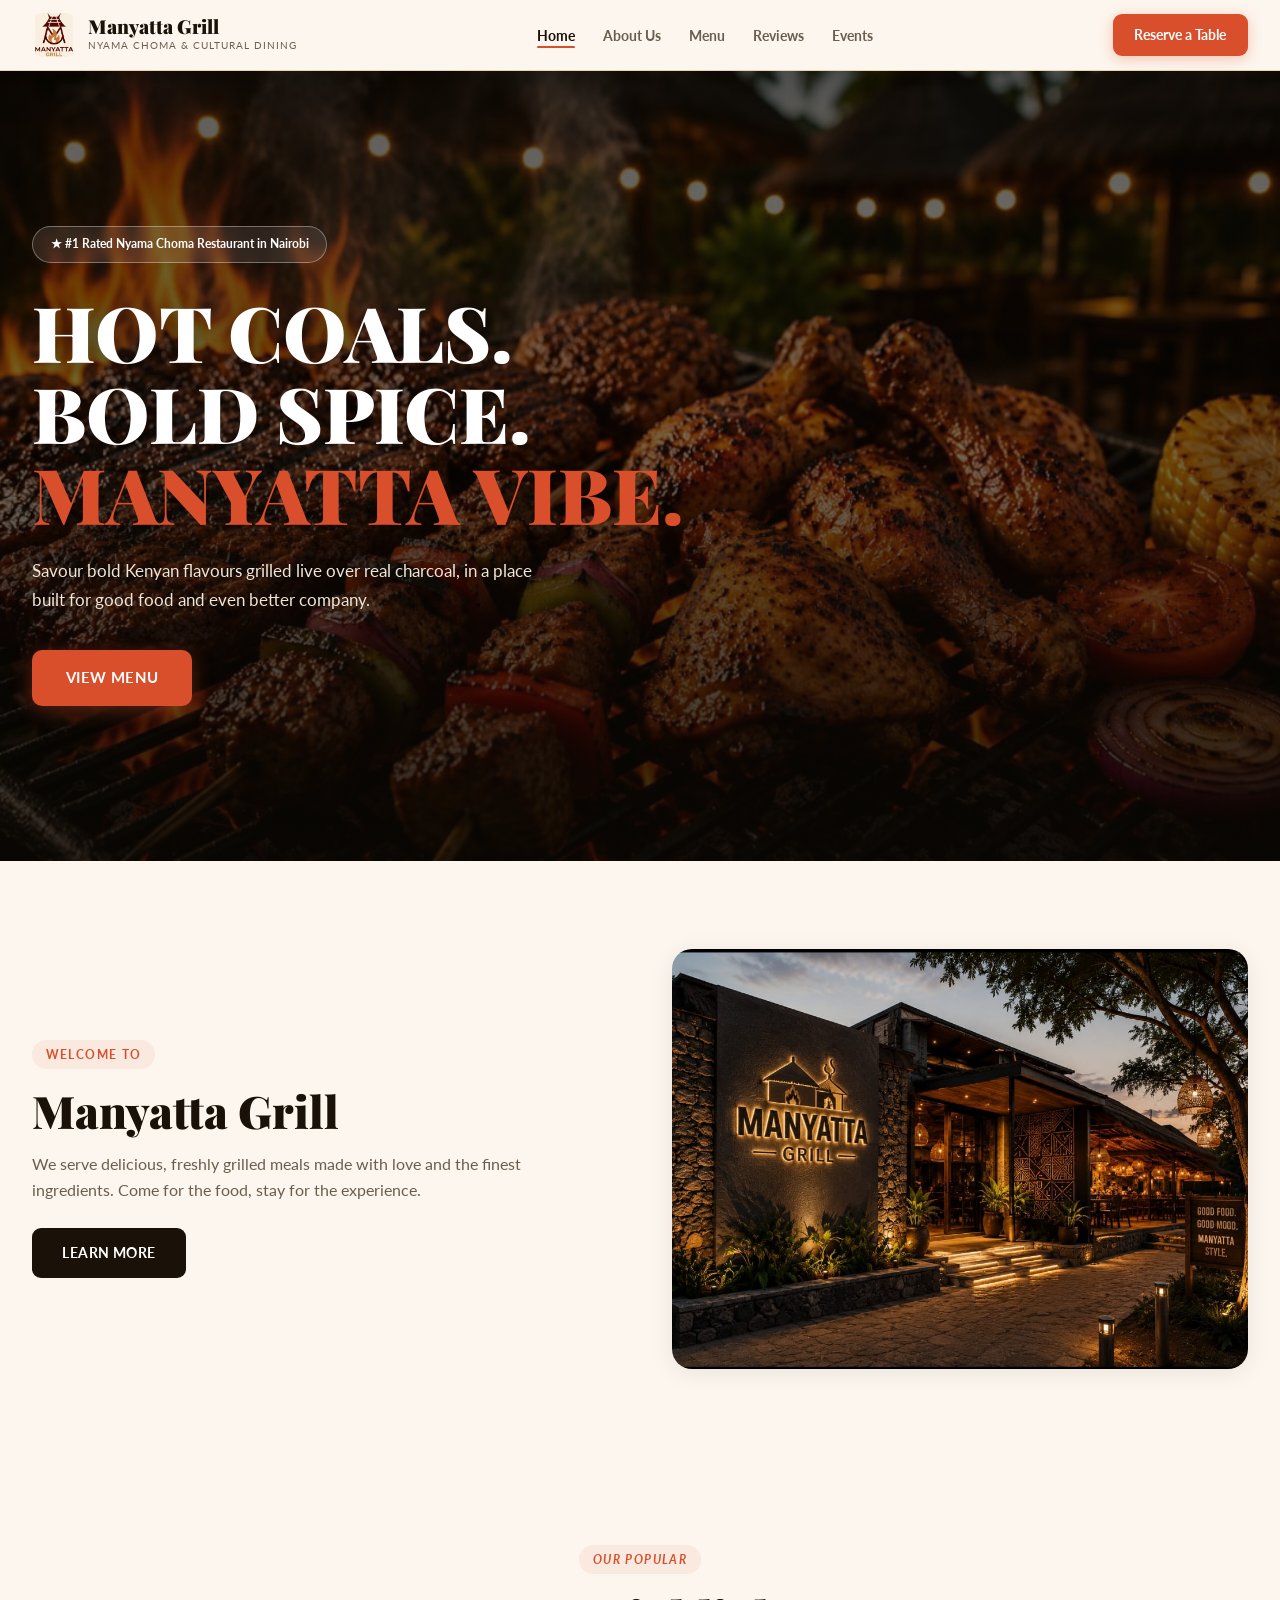
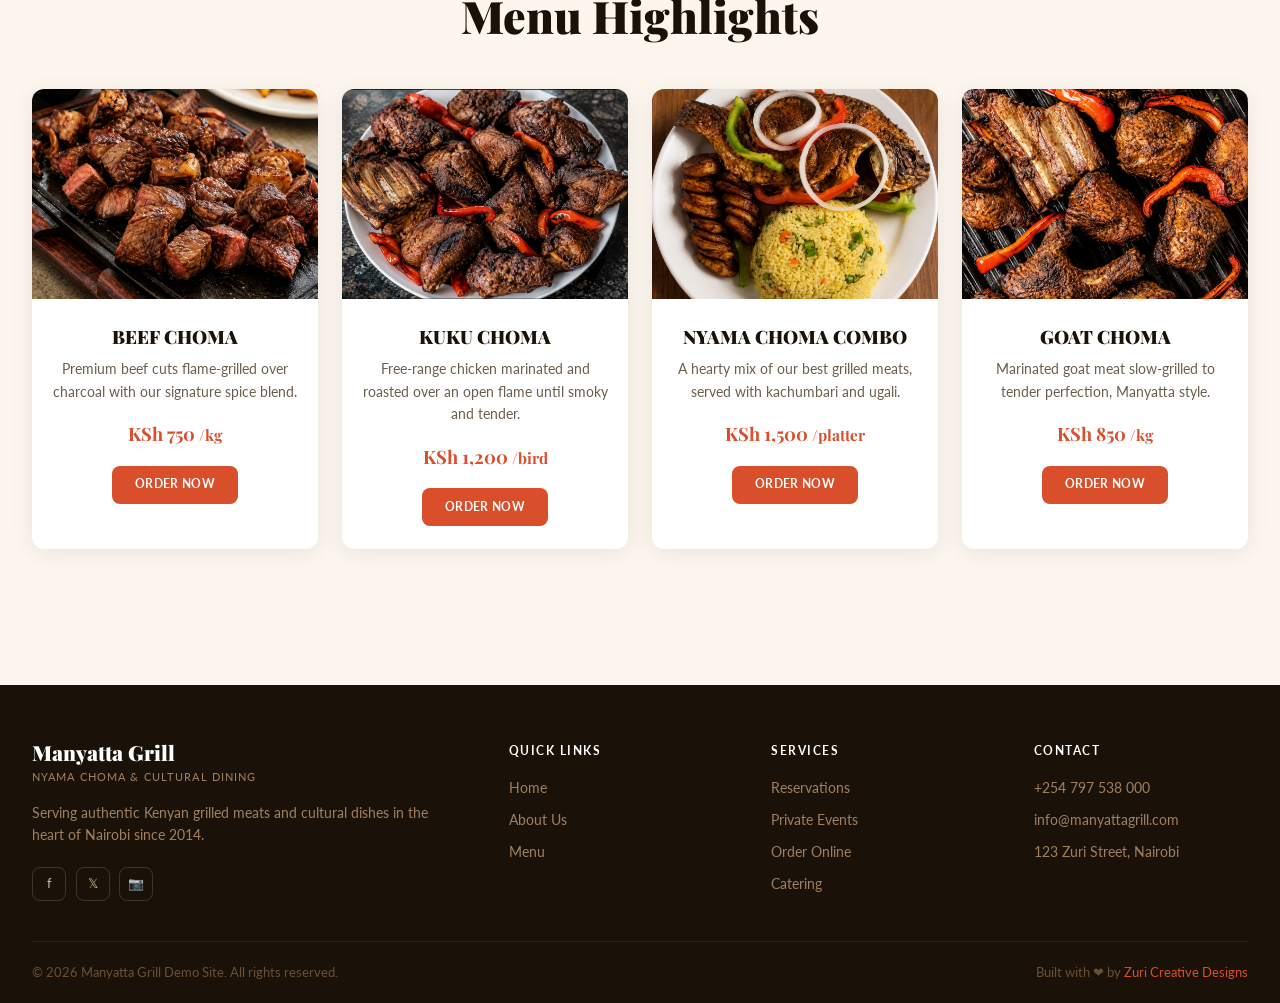
<file: index.html>
<!DOCTYPE html>
<html lang="en">
<head>
  <meta charset="UTF-8" />
  <meta name="viewport" content="width=device-width, initial-scale=1.0" />
  <meta name="description" content="Manyatta Grill – Authentic Nyama Choma & Cultural Dining in Nairobi. Bold flavours, real charcoal, unforgettable meals." />
  <title>Manyatta Grill – Nyama Choma & Cultural Dining</title>
  <link rel="preconnect" href="https://fonts.googleapis.com" />
  <link rel="preconnect" href="https://fonts.gstatic.com" crossorigin />
  <link href="https://fonts.googleapis.com/css2?family=Playfair+Display:ital,wght@0,400;0,700;0,900;1,400&family=Lato:wght@300;400;700&display=swap" rel="stylesheet" />
  <link rel="stylesheet" href="style.css" />
  <style>
    /* ── HOMEPAGE-ONLY STYLES ── */

    /* HERO — full-bleed background photo */
    .hero-full {
  position: relative;
  min-height: calc(100vh - 110px);
  display: flex;
  align-items: center;
  background-image: linear-gradient(180deg, rgba(10,7,3,.65) 0%, rgba(10,7,3,.55) 45%, rgba(10,7,3,.85) 100%), url('roasted-meat.jpeg');
  background-size: cover;
  background-position: center 35%;
  background-repeat: no-repeat;
  overflow: hidden;
}
    .hero-full-inner {
      position: relative;
      z-index: 2;
      max-width: 1280px;
      width: 100%;
      margin: 0 auto;
      padding: 4rem 2rem;
    }
    .hero-full-badge {
      display: inline-flex; align-items: center; gap: .5rem;
      background: rgba(255,255,255,.1);
      border: 1px solid rgba(255,255,255,.35);
      backdrop-filter: blur(4px);
      border-radius: 99px;
      padding: .45rem 1.1rem;
      font-size: .78rem;
      font-weight: 700;
      color: #fff;
      margin-bottom: 1.75rem;
      animation: fadeUp .6s ease both;
    }
    .hero-full-title {
      font-family: 'Playfair Display', serif;
      font-size: clamp(2.6rem, 6vw, 5rem);
      font-weight: 900;
      line-height: 1.05;
      color: #fff;
      text-transform: uppercase;
      max-width: 780px;
      margin-bottom: 1.5rem;
      animation: fadeUp .65s .08s ease both;
      text-shadow: 0 4px 24px rgba(0,0,0,.35);
    }
    .hero-full-title .accent { color: var(--red); }
    .hero-full-desc {
      font-size: 1.05rem;
      line-height: 1.7;
      color: #f0e6d8;
      max-width: 520px;
      margin-bottom: 2.25rem;
      animation: fadeUp .65s .16s ease both;
    }
    .hero-full-actions {
      animation: fadeUp .65s .24s ease both;
    }

    .btn-hero {
      background: var(--red);
      color: #fff;
      border: none;
      padding: .95rem 2.1rem;
      border-radius: 10px;
      font-family: 'Lato', sans-serif;
      font-size: .95rem;
      font-weight: 700;
      letter-spacing: .03em;
      text-transform: uppercase;
      cursor: pointer;
      display: inline-flex; align-items: center; gap: .5rem;
      transition: background .2s, transform .15s, box-shadow .2s;
      box-shadow: 0 4px 20px rgba(217,79,43,.4);
      text-decoration: none;
    }
    .btn-hero:hover { background: var(--red-dk); transform: translateY(-2px); box-shadow: 0 7px 26px rgba(217,79,43,.5); }

    /* logo in nav */
    .logo-img {
      width: 44px; height: 44px;
      border-radius: 10px;
      object-fit: contain;
      background: var(--cream);
    }

    /* WELCOME SECTION */
    .welcome-section { padding: 5.5rem 2rem; }
    .welcome-inner {
      max-width: 1280px;
      margin: 0 auto;
      display: grid;
      grid-template-columns: 1fr 1fr;
      gap: 4rem;
      align-items: center;
    }
    .welcome-inner .btn-dark {
      display: inline-flex; align-items: center; gap: .5rem;
      background: var(--dark);
      color: #fff;
      border: none;
      padding: .85rem 1.9rem;
      border-radius: 9px;
      font-family: 'Lato', sans-serif;
      font-size: .88rem;
      font-weight: 700;
      letter-spacing: .03em;
      text-transform: uppercase;
      cursor: pointer;
      margin-top: .5rem;
      transition: background .2s, transform .15s;
    }
    .welcome-inner .btn-dark:hover { background: #000; transform: translateY(-2px); }
    .welcome-img-wrap {
      border-radius: 20px;
      overflow: hidden;
      box-shadow: var(--shadow);
    }
    .welcome-img-wrap img {
      width: 100%;
      height: 420px;
      object-fit: cover;
      display: block;
    }

    /* MENU HIGHLIGHTS */
    .menu-highlights {
      max-width: 1280px;
      margin: 0 auto;
      padding: 5.5rem 2rem;
    }
    .mh-header {
      text-align: center;
      max-width: 640px;
      margin: 0 auto 3rem;
    }
    .mh-header .section-tag { font-style: italic; }
    .mh-grid {
      display: grid;
      grid-template-columns: repeat(auto-fit, minmax(240px, 1fr));
      gap: 1.5rem;
    }
    .mh-card {
      background: #fff;
      border-radius: var(--radius);
      overflow: hidden;
      box-shadow: var(--shadow);
      transition: transform .25s, box-shadow .25s;
    }
    .mh-card:hover { transform: translateY(-6px); box-shadow: 0 14px 36px rgba(0,0,0,.13); }
    .mh-card-img { height: 210px; overflow: hidden; }
    .mh-card-img img {
      width: 100%; height: 100%; object-fit: cover;
      transition: transform .4s ease;
    }
    .mh-card:hover .mh-card-img img { transform: scale(1.06); }
    .mh-card-body { padding: 1.4rem 1.2rem; text-align: center; }
    .mh-card-body h3 {
      font-family: 'Playfair Display', serif;
      font-size: 1.15rem;
      font-weight: 900;
      color: var(--dark);
      margin-bottom: .4rem;
      text-transform: uppercase;
    }
    .mh-card-body p {
      font-size: .85rem;
      color: var(--gray);
      margin-bottom: 1rem;
    }
    .mh-price {
      font-family: 'Playfair Display', serif;
      font-size: 1.15rem;
      font-weight: 700;
      color: var(--red);
      margin-bottom: 1rem;
    }
    .btn-order {
      display: inline-flex; align-items: center; gap: .4rem;
      background: var(--red);
      color: #fff;
      border: none;
      padding: .55rem 1.4rem;
      border-radius: 8px;
      font-family: 'Lato', sans-serif;
      font-size: .78rem;
      font-weight: 700;
      letter-spacing: .03em;
      text-transform: uppercase;
      cursor: pointer;
      transition: background .2s, transform .15s;
    }
    .btn-order:hover { background: var(--red-dk); transform: translateY(-2px); }

    /* animations */
    @keyframes fadeUp {
      from { opacity:0; transform:translateY(26px); }
      to   { opacity:1; transform:translateY(0); }
    }

    /* responsive */
    @media (max-width: 900px) {
      .welcome-inner { grid-template-columns: 1fr; text-align: center; gap: 2.5rem; }
      .welcome-img-wrap img { height: 300px; }
      .hero-full-title, .hero-full-badge, .hero-full-desc { margin-left: auto; margin-right: auto; }
    }
  </style>
</head>
<body>

  <!-- HEADER -->
  <header>
    <div class="header-inner">
      <a href="index.html" class="logo-area">
        <img src="manyattagrillogo.jpeg" alt="Manyatta Grill logo" class="logo-img" width="44" height="44" />
        <div class="logo-text-block">
          <div class="brand-name">Manyatta Grill</div>
          <div class="brand-tagline">Nyama Choma &amp; Cultural Dining</div>
        </div>
      </a>
      <nav id="main-nav" aria-label="Main navigation">
        <ul>
          <li class="active"><a href="index.html" aria-current="page">Home</a></li>
          <li><a href="about.html">About Us</a></li>
          <li><a href="menu.html">Menu</a></li>
          <li><a href="reviews.html">Reviews</a></li>
          <li><a href="reservations.html">Events</a></li>
        </ul>
      </nav>
      <div class="nav-cta">
        <a href="reservations.html" class="btn-primary">Reserve a Table</a>
        <button class="hamburger" id="hamburger" aria-label="Toggle navigation" aria-expanded="false" aria-controls="main-nav">
          <span></span><span></span><span></span>
        </button>
      </div>
    </div>
  </header>

  <!-- HERO -->
  <main>
    <!-- HERO -->
    <div class="hero-full">
      <div class="hero-full-inner">
        <div class="hero-full-badge">
          ★ #1 Rated Nyama Choma Restaurant in Nairobi
        </div>

        <h1 class="hero-full-title">
          Hot Coals.<br>
          Bold Spice.<br>
          <span class="accent">Manyatta Vibe.</span>
        </h1>

        <p class="hero-full-desc">
          Savour bold Kenyan flavours grilled live over real charcoal, in a place built for good food and even better company.
        </p>

        <div class="hero-full-actions">
          <a href="menu.html" class="btn-hero">View Menu</a>
        </div>
      </div>
    </div>

    <!-- WELCOME -->
    <section id="welcome" class="welcome-section" aria-labelledby="welcome-heading">
      <div class="welcome-inner">
        <div>
          <p class="section-tag">Welcome To</p>
          <h2 id="welcome-heading" class="section-title">Manyatta Grill</h2>
          <p class="section-body">We serve delicious, freshly grilled meals made with love and the finest ingredients. Come for the food, stay for the experience.</p>
          <a href="about.html" class="btn-dark">Learn More</a>
        </div>
        <div class="welcome-img-wrap">
          <img src="manyatta-setting.jpeg" alt="Manyatta Grill dining setting under thatched huts" loading="lazy" width="600" height="420">
        </div>
      </div>
    </section>

    <!-- MENU HIGHLIGHTS -->
    <section id="menu-highlights" class="menu-highlights" aria-labelledby="mh-heading">
      <div class="mh-header">
        <p class="section-tag">Our Popular</p>
        <h2 id="mh-heading" class="section-title">Menu Highlights</h2>
      </div>
      <div class="mh-grid">
        <div class="mh-card">
          <div class="mh-card-img">
            <img src="beef_choma.jpg" alt="Beef Choma" loading="lazy" width="300" height="210">
          </div>
          <div class="mh-card-body">
            <h3>Beef Choma</h3>
            <p>Premium beef cuts flame-grilled over charcoal with our signature spice blend.</p>
            <div class="mh-price">KSh 750 <small>/kg</small></div>
            <a href="menu.html" class="btn-order">Order Now</a>
          </div>
        </div>
        <div class="mh-card">
          <div class="mh-card-img">
            <img src="kuku-choma.jpg" alt="Kuku Choma" loading="lazy" width="300" height="210">
          </div>
          <div class="mh-card-body">
            <h3>Kuku Choma</h3>
            <p>Free-range chicken marinated and roasted over an open flame until smoky and tender.</p>
            <div class="mh-price">KSh 1,200 <small>/bird</small></div>
            <a href="menu.html" class="btn-order">Order Now</a>
          </div>
        </div>
        <div class="mh-card">
          <div class="mh-card-img">
            <img src="nyama-choma-combo.jpg" alt="Nyama Choma Combo" loading="lazy" width="300" height="210">
          </div>
          <div class="mh-card-body">
            <h3>Nyama Choma Combo</h3>
            <p>A hearty mix of our best grilled meats, served with kachumbari and ugali.</p>
            <div class="mh-price">KSh 1,500 <small>/platter</small></div>
            <a href="menu.html" class="btn-order">Order Now</a>
          </div>
        </div>
        <div class="mh-card">
          <div class="mh-card-img">
            <img src="goat_choma.jpg" alt="Goat Choma" loading="lazy" width="300" height="210">
          </div>
          <div class="mh-card-body">
            <h3>Goat Choma</h3>
            <p>Marinated goat meat slow-grilled to tender perfection, Manyatta style.</p>
            <div class="mh-price">KSh 850 <small>/kg</small></div>
            <a href="menu.html" class="btn-order">Order Now</a>
          </div>
        </div>
      </div>
    </section>
  </main>

  <!-- FOOTER -->
  <footer>
    <div class="footer-inner">
      <div class="footer-top">
        <div class="footer-brand">
          <div class="brand-name">Manyatta Grill</div>
          <div class="brand-tagline">Nyama Choma &amp; Cultural Dining</div>
          <p>Serving authentic Kenyan grilled meats and cultural dishes in the heart of Nairobi since 2014.</p>
          <nav class="footer-socials" aria-label="Social media">
            <a href="https://facebook.com/manyattagrill" class="social-link" target="_blank" rel="noopener" aria-label="Facebook">f</a>
            <a href="https://twitter.com/manyattagrill"  class="social-link" target="_blank" rel="noopener" aria-label="X">𝕏</a>
            <a href="https://instagram.com/manyattagrill" class="social-link" target="_blank" rel="noopener" aria-label="Instagram">📷</a>
          </nav>
        </div>
        <nav class="footer-col" aria-labelledby="fl-quick">
          <h2 id="fl-quick">Quick Links</h2>
          <ul>
            <li><a href="index.html">Home</a></li>
            <li><a href="about.html">About Us</a></li>
            <li><a href="menu.html">Menu</a></li>
          </ul>
        </nav>
        <nav class="footer-col" aria-labelledby="fl-services">
          <h2 id="fl-services">Services</h2>
          <ul>
            <li><a href="reservations.html">Reservations</a></li>
            <li><a href="reservations.html">Private Events</a></li>
            <li><a href="menu.html">Order Online</a></li>
            <li><a href="contact.html">Catering</a></li>
          </ul>
        </nav>
        <div class="footer-col">
          <h2>Contact</h2>
          <address>
            <ul>
              <li><a href="tel:+254797538000">+254 797 538 000</a></li>
              <li><a href="mailto:info@manyattagrill.com">info@manyattagrill.com</a></li>
              <li>123 Zuri Street, Nairobi</li>
            </ul>
          </address>
        </div>
      </div>
      <div class="footer-bottom">
        <p>© 2026 Manyatta Grill Demo Site. All rights reserved.</p>
        <p>Built with ❤ by <a href="#">Zuri Creative Designs</a></p>
      </div>
    </div>
  </footer>

  <script src="script.js" defer></script>
</body>
</html>
</file>
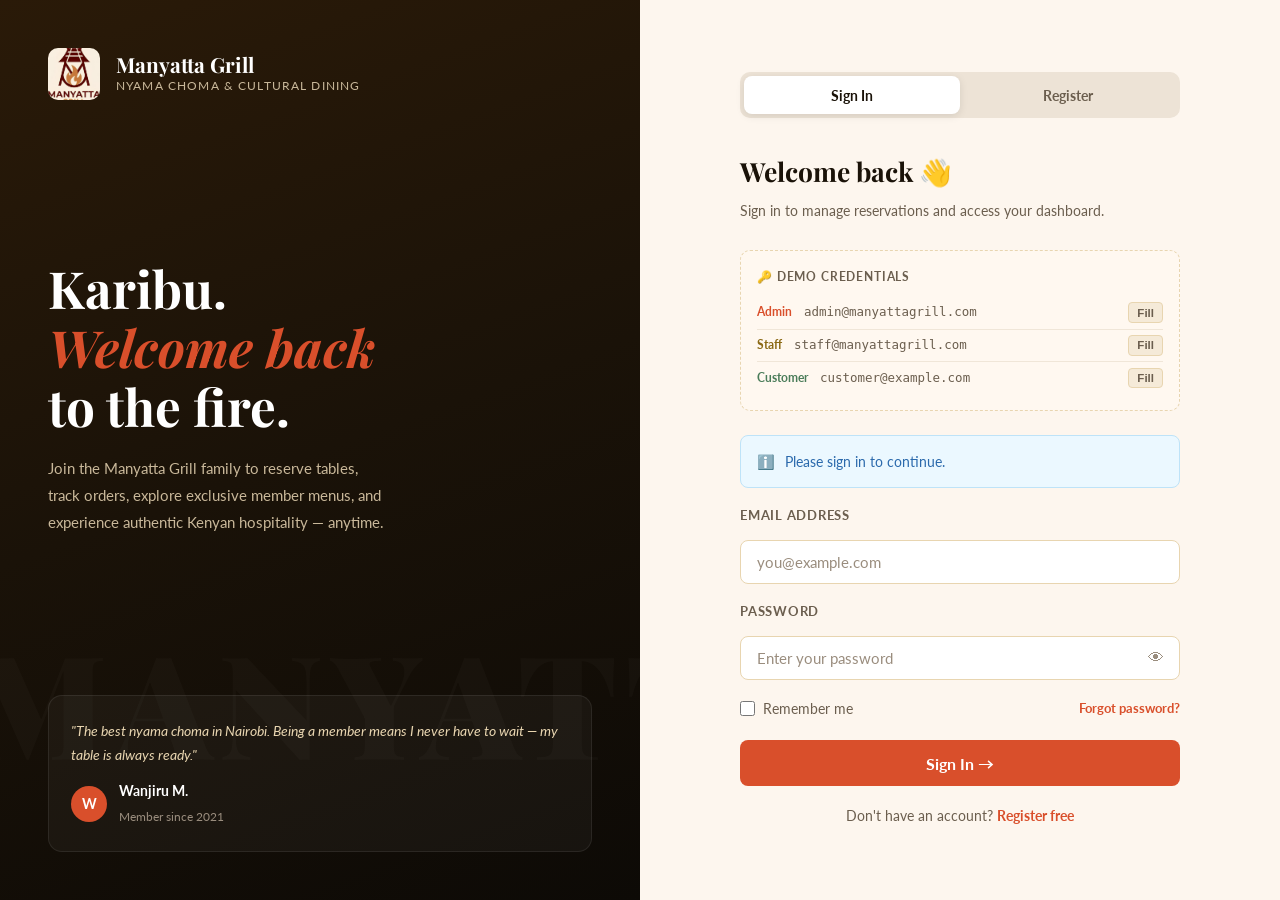
<file: dashboard.html>
<!DOCTYPE html>
<html lang="en">
<head>
  <meta charset="UTF-8" />
  <meta name="viewport" content="width=device-width, initial-scale=1.0" />
  <title>Dashboard – Manyatta Grill</title>
  <link rel="preconnect" href="https://fonts.googleapis.com" />
  <link rel="preconnect" href="https://fonts.gstatic.com" crossorigin />
  <link href="https://fonts.googleapis.com/css2?family=Playfair+Display:ital,wght@0,400;0,700;0,900;1,400&family=Lato:wght@300;400;700&display=swap" rel="stylesheet" />
  <link rel="stylesheet" href="style.css" />
  <style>
    :root {
      --red:#D94F2B; --red-dk:#B33A1A; --cream:#FDF6EE;
      --dark:#1A1208; --tan:#E8D5B0; --tan-lt:#F5EAD8;
      --gray:#6B5E4E; --gray-lt:#9A8D7E;
      --sidebar-w: 260px;
    }
    body { margin:0; background:#f4ede2; font-family:'Lato',sans-serif; }

    /* ── LAYOUT ── */
    .dash-shell { display:flex; min-height:100vh; }

    /* ── SIDEBAR ── */
    .sidebar {
      width: var(--sidebar-w);
      background: var(--dark);
      display: flex;
      flex-direction: column;
      position: fixed;
      top: 0; left: 0; bottom: 0;
      z-index: 100;
      overflow-y: auto;
      transition: transform .3s;
    }
    .sidebar-brand {
      display: flex; align-items: center; gap: .85rem;
      padding: 1.5rem 1.25rem 1rem;
      border-bottom: 1px solid rgba(255,255,255,.08);
    }
    .sidebar-brand img { width:42px; height:42px; border-radius:8px; object-fit:cover; }
    .sidebar-brand-text .name { color:#fff; font-weight:700; font-size:.95rem; }
    .sidebar-brand-text .sub  { color:#9A8D7E; font-size:.7rem; letter-spacing:.07em; }

    .sidebar-user {
      display: flex; align-items: center; gap: .75rem;
      padding: 1rem 1.25rem;
      border-bottom: 1px solid rgba(255,255,255,.08);
    }
    .sidebar-avatar {
      width: 40px; height: 40px; border-radius: 50%;
      background: var(--red); color: #fff;
      display: flex; align-items: center; justify-content: center;
      font-weight: 700; font-size: 1rem; flex-shrink: 0;
    }
    .sidebar-user-info .user-name { color:#fff; font-size:.88rem; font-weight:700; }
    .sidebar-user-info .user-role {
      display: inline-block;
      font-size: .65rem; font-weight: 700;
      text-transform: uppercase; letter-spacing:.07em;
      padding: .15rem .5rem; border-radius: 4px;
      margin-top:.2rem;
    }
    .role-pill-ADMIN    { background:rgba(217,79,43,.2);  color:#ff9980; }
    .role-pill-STAFF    { background:rgba(139,105,20,.2); color:#d4a830; }
    .role-pill-CUSTOMER { background:rgba(74,124,89,.2);  color:#7dcf96; }

    .sidebar-nav { flex:1; padding: 1rem 0; }
    .sidebar-section {
      padding: .5rem 1.25rem .25rem;
      font-size:.63rem; font-weight:700; letter-spacing:.1em;
      text-transform:uppercase; color:#5A4E3E;
    }
    .sidebar-link {
      display: flex; align-items: center; gap: .75rem;
      padding: .7rem 1.25rem;
      color: #9A8D7E;
      cursor: pointer;
      transition: all .15s;
      border-left: 3px solid transparent;
      font-size: .88rem;
    }
    .sidebar-link:hover { color:#e8d5b0; background:rgba(255,255,255,.04); }
    .sidebar-link.active { color:#fff; background:rgba(217,79,43,.12); border-left-color:var(--red); }
    .sidebar-link .icon { font-size:1rem; width:20px; text-align:center; flex-shrink:0; }
    .sidebar-link .badge { margin-left:auto; background:var(--red); color:#fff; border-radius:99px; padding:.1rem .5rem; font-size:.68rem; font-weight:700; }

    .sidebar-footer {
      padding: 1rem 1.25rem;
      border-top: 1px solid rgba(255,255,255,.08);
    }
    .sidebar-logout {
      display: flex; align-items: center; gap: .75rem;
      color: #9A8D7E; cursor: pointer; font-size:.88rem;
      padding: .6rem 0; transition: color .15s;
    }
    .sidebar-logout:hover { color:#ff7a61; }

    /* ── MAIN ── */
    .dash-main {
      margin-left: var(--sidebar-w);
      flex: 1;
      min-height: 100vh;
    }

    /* TOPBAR */
    .dash-topbar {
      background: #fff;
      padding: 1rem 2rem;
      display: flex;
      align-items: center;
      justify-content: space-between;
      border-bottom: 1px solid #ede3d6;
      position: sticky; top: 0; z-index: 50;
    }
    .dash-topbar h1 { font-family:'Playfair Display',serif; font-size:1.4rem; color:var(--dark); }
    .topbar-actions { display:flex; align-items:center; gap:1rem; }
    .topbar-notif {
      width:38px; height:38px; border-radius:50%;
      background: #f4ede2; border: none; cursor:pointer;
      display:flex; align-items:center; justify-content:center;
      font-size:1rem; position:relative; transition:background .2s;
    }
    .topbar-notif:hover { background:#e8d5b0; }
    .notif-dot { position:absolute; top:6px; right:6px; width:8px; height:8px; background:var(--red); border-radius:50%; }
    .topbar-btn {
      padding:.5rem 1.1rem;
      background:var(--red); color:#fff; border:none;
      border-radius:7px; font-family:'Lato',sans-serif;
      font-size:.85rem; font-weight:700; cursor:pointer;
      transition:background .2s;
    }
    .topbar-btn:hover { background:var(--red-dk); }

    /* CONTENT */
    .dash-content { padding: 2rem; }

    /* PANELS */
    .dash-panel { display:none; }
    .dash-panel.active { display:block; }

    /* STAT CARDS */
    .stats-grid {
      display: grid;
      grid-template-columns: repeat(auto-fill, minmax(200px, 1fr));
      gap: 1.1rem;
      margin-bottom: 2rem;
    }
    .stat-card {
      background: #fff;
      border-radius: 12px;
      padding: 1.25rem;
      border: 1px solid #ede3d6;
      position: relative;
      overflow: hidden;
    }
    .stat-card::after {
      content: '';
      position: absolute;
      top: 0; right: 0;
      width: 4px; height: 100%;
      background: var(--accent, var(--red));
    }
    .stat-label { font-size:.75rem; font-weight:700; text-transform:uppercase; letter-spacing:.07em; color:var(--gray); margin-bottom:.5rem; }
    .stat-value { font-family:'Playfair Display',serif; font-size:2rem; font-weight:700; color:var(--dark); line-height:1; }
    .stat-delta { font-size:.78rem; color:#48bb78; margin-top:.3rem; }
    .stat-delta.down { color:#e53e3e; }
    .stat-icon { position:absolute; top:1rem; right:1.25rem; font-size:1.5rem; opacity:.2; }

    /* TABLE */
    .dash-table-wrap {
      background:#fff; border-radius:12px; border:1px solid #ede3d6; overflow:hidden; margin-bottom:1.5rem;
    }
    .dash-table-head {
      padding: 1rem 1.5rem;
      display: flex; align-items: center; justify-content: space-between;
      border-bottom: 1px solid #ede3d6;
    }
    .dash-table-head h3 { font-family:'Playfair Display',serif; font-size:1.1rem; color:var(--dark); }
    .dash-table-head .table-actions { display:flex; gap:.6rem; }
    .tbl-btn {
      padding:.4rem .9rem; border-radius:6px; font-size:.78rem; font-weight:700;
      cursor:pointer; border:1px solid var(--tan); background:#fff; color:var(--gray);
      transition:all .15s;
    }
    .tbl-btn:hover { background:var(--tan-lt); }
    .tbl-btn.primary { background:var(--red); color:#fff; border-color:var(--red); }
    .tbl-btn.primary:hover { background:var(--red-dk); }

    table { width:100%; border-collapse:collapse; }
    th { padding:.75rem 1.5rem; text-align:left; font-size:.72rem; font-weight:700; text-transform:uppercase; letter-spacing:.07em; color:var(--gray); border-bottom:1px solid #ede3d6; background:#faf6f1; }
    td { padding:.85rem 1.5rem; border-bottom:1px solid #f5f0ea; font-size:.88rem; color:var(--dark); }
    tr:last-child td { border-bottom:none; }
    tr:hover td { background:#faf6f1; }

    .badge {
      display:inline-flex; align-items:center; gap:.3rem;
      padding:.2rem .65rem; border-radius:99px;
      font-size:.72rem; font-weight:700;
    }
    .badge-green  { background:#f0fff4; color:#276749; }
    .badge-red    { background:#fff5f5; color:#c53030; }
    .badge-amber  { background:#fffbeb; color:#92400e; }
    .badge-blue   { background:#ebf8ff; color:#2a69ac; }
    .badge-gray   { background:#f7f3ee; color:var(--gray); }

    .action-btn {
      background:none; border:none; cursor:pointer; padding:.25rem .5rem;
      border-radius:4px; font-size:.78rem; color:var(--gray); transition:all .15s;
    }
    .action-btn:hover { background:var(--tan-lt); color:var(--dark); }
    .action-btn.danger:hover { background:#fff5f5; color:#c53030; }

    /* GRID 2COL */
    .grid-2 { display:grid; grid-template-columns:1fr 1fr; gap:1.5rem; margin-bottom:1.5rem; }
    @media(max-width:900px){ .grid-2 { grid-template-columns:1fr; } }

    /* ACTIVITY FEED */
    .activity-list { padding: .5rem 1.5rem 1rem; }
    .activity-item {
      display:flex; align-items:flex-start; gap:.85rem;
      padding:.85rem 0; border-bottom:1px solid #f5f0ea;
    }
    .activity-item:last-child { border-bottom:none; }
    .activity-dot {
      width:34px; height:34px; border-radius:50%; flex-shrink:0;
      display:flex; align-items:center; justify-content:center; font-size:.9rem;
    }
    .activity-text { flex:1; }
    .activity-text strong { display:block; font-size:.88rem; color:var(--dark); }
    .activity-text span   { font-size:.78rem; color:var(--gray-lt); }

    /* PROFILE SECTION */
    .profile-card {
      background:#fff; border-radius:12px; border:1px solid #ede3d6; padding:2rem; margin-bottom:1.5rem;
    }
    .profile-header { display:flex; align-items:center; gap:1.5rem; margin-bottom:1.5rem; }
    .profile-avatar-lg {
      width:72px; height:72px; border-radius:50%; background:var(--red);
      display:flex; align-items:center; justify-content:center;
      color:#fff; font-size:2rem; font-weight:700; flex-shrink:0;
    }
    .profile-info h2 { font-family:'Playfair Display',serif; font-size:1.4rem; color:var(--dark); margin-bottom:.3rem; }
    .profile-info p  { color:var(--gray); font-size:.88rem; }
    .profile-form { display:grid; grid-template-columns:1fr 1fr; gap:1rem; }
    @media(max-width:600px){ .profile-form { grid-template-columns:1fr; } }
    .pf-group label { display:block; font-size:.75rem; font-weight:700; text-transform:uppercase; letter-spacing:.05em; color:var(--gray); margin-bottom:.4rem; }
    .pf-group input, .pf-group select {
      width:100%; padding:.65rem .85rem; border:1.5px solid var(--tan);
      border-radius:7px; font-family:'Lato',sans-serif; font-size:.9rem;
      color:var(--dark); background:#fff; outline:none; transition:border-color .2s;
    }
    .pf-group input:focus, .pf-group select:focus { border-color:var(--red); }

    /* PERMISSIONS GRID */
    .perms-grid { display:flex; flex-wrap:wrap; gap:.5rem; }
    .perm-chip {
      padding:.3rem .8rem; border-radius:6px;
      font-size:.75rem; font-weight:700;
      background:#f0fff4; color:#276749;
      border: 1px solid #c6f6d5;
    }

    /* QUICK ACTIONS */
    .quick-actions { display:grid; grid-template-columns:repeat(auto-fill,minmax(160px,1fr)); gap:1rem; margin-bottom:1.5rem; }
    .qa-card {
      background:#fff; border-radius:12px; border:1px solid #ede3d6;
      padding:1.25rem; text-align:center; cursor:pointer;
      transition:all .2s; text-decoration:none; display:block;
    }
    .qa-card:hover { transform:translateY(-2px); box-shadow:0 6px 20px rgba(0,0,0,.08); border-color:var(--tan); }
    .qa-icon { font-size:1.75rem; margin-bottom:.6rem; }
    .qa-label { font-size:.82rem; font-weight:700; color:var(--dark); }

    /* MOBILE */
    .mobile-menu-btn {
      display:none; position:fixed; top:1rem; left:1rem; z-index:200;
      width:40px; height:40px; background:var(--dark); color:#fff;
      border:none; border-radius:8px; cursor:pointer; font-size:1.1rem;
    }
    @media(max-width:768px){
      .sidebar { transform:translateX(-100%); }
      .sidebar.open { transform:translateX(0); }
      .dash-main { margin-left:0; }
      .mobile-menu-btn { display:flex; align-items:center; justify-content:center; }
      .dash-content { padding:1rem; padding-top:4.5rem; }
      .stats-grid { grid-template-columns:1fr 1fr; }
    }

    /* ALERT TOAST */
    .toast {
      position:fixed; bottom:1.5rem; right:1.5rem;
      background:var(--dark); color:#fff;
      padding:.85rem 1.25rem; border-radius:10px;
      font-size:.88rem; max-width:320px;
      box-shadow:0 8px 32px rgba(0,0,0,.3);
      transform:translateY(100px); opacity:0;
      transition:all .3s; z-index:999;
    }
    .toast.show { transform:translateY(0); opacity:1; }
    .toast.success { border-left:4px solid #48bb78; }
    .toast.error   { border-left:4px solid var(--red); }
  </style>
</head>
<body>

<button class="mobile-menu-btn" id="mobile-menu-btn" onclick="toggleSidebar()">☰</button>
<div class="toast" id="toast"></div>

<div class="dash-shell">

  <!-- SIDEBAR -->
  <aside class="sidebar" id="sidebar">
    <div class="sidebar-brand">
      <img src="manyattagrillogo.jpeg" alt="Manyatta Grill" />
      <div class="sidebar-brand-text">
        <div class="name">Manyatta Grill</div>
        <div class="sub">Dashboard</div>
      </div>
    </div>

    <div class="sidebar-user" id="sidebar-user">
      <!-- populated by JS -->
    </div>

    <nav class="sidebar-nav" id="sidebar-nav">
      <!-- populated by JS based on role -->
    </nav>

    <div class="sidebar-footer">
      <div class="sidebar-logout" onclick="handleLogout()">
        <span>🚪</span> <span>Sign Out</span>
      </div>
    </div>
  </aside>

  <!-- MAIN -->
  <main class="dash-main">

    <div class="dash-topbar">
      <h1 id="page-title">Dashboard</h1>
      <div class="topbar-actions">
        <button class="topbar-notif" onclick="showToast('No new notifications','success')">
          🔔 <span class="notif-dot"></span>
        </button>
        <a href="index.html" class="topbar-btn">← Back to Site</a>
      </div>
    </div>

    <div class="dash-content">

      <!-- ── ADMIN OVERVIEW ── -->
      <div class="dash-panel" id="panel-overview">
        <div class="stats-grid" id="stats-grid"></div>
        <div class="grid-2">
          <div class="dash-table-wrap">
            <div class="dash-table-head">
              <h3>Recent Reservations</h3>
              <div class="table-actions">
                <button class="tbl-btn" onclick="showPanel('panel-reservations')">View All</button>
              </div>
            </div>
            <table>
              <thead><tr><th>Guest</th><th>Date</th><th>Guests</th><th>Status</th></tr></thead>
              <tbody id="recent-reservations"></tbody>
            </table>
          </div>
          <div class="dash-table-wrap">
            <div class="dash-table-head"><h3>Recent Activity</h3></div>
            <div class="activity-list" id="activity-list"></div>
          </div>
        </div>
      </div>

      <!-- ── USER MANAGEMENT (ADMIN) ── -->
      <div class="dash-panel" id="panel-users">
        <div class="dash-table-wrap">
          <div class="dash-table-head">
            <h3>User Management</h3>
            <div class="table-actions">
              <button class="tbl-btn primary" onclick="showToast('Invite feature coming soon','success')">+ Invite User</button>
            </div>
          </div>
          <table>
            <thead><tr><th>User</th><th>Email</th><th>Role</th><th>Joined</th><th>Last Login</th><th>Actions</th></tr></thead>
            <tbody id="users-table-body"></tbody>
          </table>
        </div>
      </div>

      <!-- ── RESERVATIONS ── -->
      <div class="dash-panel" id="panel-reservations">
        <div class="dash-table-wrap">
          <div class="dash-table-head">
            <h3>Reservations</h3>
            <div class="table-actions">
              <button class="tbl-btn primary" onclick="showToast('New reservation form coming soon','success')">+ New</button>
            </div>
          </div>
          <table>
            <thead><tr><th>Guest</th><th>Date &amp; Time</th><th>Party</th><th>Table</th><th>Status</th><th>Actions</th></tr></thead>
            <tbody id="reservations-body"></tbody>
          </table>
        </div>
      </div>

      <!-- ── MENU MANAGEMENT ── -->
      <div class="dash-panel" id="panel-menu">
        <div class="quick-actions">
          <a class="qa-card" href="menu.html" target="_blank"><div class="qa-icon">🍖</div><div class="qa-label">View Live Menu</div></a>
          <div class="qa-card" onclick="showToast('Menu editor coming soon','success')"><div class="qa-icon">✏️</div><div class="qa-label">Edit Items</div></div>
          <div class="qa-card" onclick="showToast('Categories editor coming soon','success')"><div class="qa-icon">📂</div><div class="qa-label">Categories</div></div>
          <div class="qa-card" onclick="showToast('Pricing tool coming soon','success')"><div class="qa-icon">💰</div><div class="qa-label">Update Pricing</div></div>
        </div>
        <div class="dash-table-wrap">
          <div class="dash-table-head"><h3>Menu Items</h3></div>
          <table>
            <thead><tr><th>Item</th><th>Category</th><th>Price</th><th>Status</th><th>Actions</th></tr></thead>
            <tbody id="menu-body"></tbody>
          </table>
        </div>
      </div>

      <!-- ── REPORTS ── -->
      <div class="dash-panel" id="panel-reports">
        <div class="stats-grid">
          <div class="stat-card" style="--accent:#48bb78"><div class="stat-icon">💰</div><div class="stat-label">Monthly Revenue</div><div class="stat-value">KSh 847K</div><div class="stat-delta">↑ 12% vs last month</div></div>
          <div class="stat-card" style="--accent:#4299e1"><div class="stat-icon">👥</div><div class="stat-label">New Customers</div><div class="stat-value">184</div><div class="stat-delta">↑ 8% vs last month</div></div>
          <div class="stat-card" style="--accent:#ed8936"><div class="stat-icon">⭐</div><div class="stat-label">Avg Rating</div><div class="stat-value">4.8</div><div class="stat-delta">↑ 0.2 vs last month</div></div>
          <div class="stat-card" style="--accent:#9f7aea"><div class="stat-icon">🍽️</div><div class="stat-label">Covers Served</div><div class="stat-value">2,340</div><div class="stat-delta">↑ 5% vs last month</div></div>
        </div>
        <div class="dash-table-wrap">
          <div class="dash-table-head"><h3>Top Menu Items This Month</h3></div>
          <table>
            <thead><tr><th>Item</th><th>Orders</th><th>Revenue</th><th>Rating</th></tr></thead>
            <tbody>
              <tr><td>🥩 Nyama Choma (1kg)</td><td>312</td><td>KSh 124,800</td><td>⭐⭐⭐⭐⭐</td></tr>
              <tr><td>🍗 Kuku Choma</td><td>248</td><td>KSh 74,400</td><td>⭐⭐⭐⭐⭐</td></tr>
              <tr><td>🌽 Ugali + Sukuma</td><td>198</td><td>KSh 29,700</td><td>⭐⭐⭐⭐</td></tr>
              <tr><td>🍺 Tusker Lager</td><td>445</td><td>KSh 66,750</td><td>⭐⭐⭐⭐⭐</td></tr>
            </tbody>
          </table>
        </div>
      </div>

      <!-- ── REVIEWS ── -->
      <div class="dash-panel" id="panel-reviews">
        <div class="dash-table-wrap">
          <div class="dash-table-head"><h3>Customer Reviews</h3></div>
          <table>
            <thead><tr><th>Customer</th><th>Rating</th><th>Comment</th><th>Date</th><th>Status</th><th>Actions</th></tr></thead>
          <tbody>
            <tr><td>Jane W.</td><td>⭐⭐⭐⭐⭐</td><td>"Best nyama choma in Nairobi!"</td><td>Jun 1, 2026</td><td><span class="badge badge-green">Published</span></td><td><button class="action-btn">Archive</button></td></tr>
            <tr><td>Mike O.</td><td>⭐⭐⭐⭐</td><td>"Great ambiance, food was excellent"</td><td>May 28</td><td><span class="badge badge-amber">Pending</span></td><td><button class="action-btn" onclick="showToast('Review approved!','success')">Approve</button></td></tr>
            <tr><td>Amina K.</td><td>⭐⭐⭐</td><td>"Good but a bit slow service"</td><td>May 25</td><td><span class="badge badge-amber">Pending</span></td><td><button class="action-btn" onclick="showToast('Review approved!','success')">Approve</button></td></tr>
          </tbody>
          </table>
        </div>
      </div>

      <!-- ── MY PROFILE ── -->
      <div class="dash-panel" id="panel-profile">
        <div class="profile-card" id="profile-card"></div>
        <div class="dash-table-wrap">
          <div class="dash-table-head"><h3>My Permissions</h3></div>
          <div style="padding:1.25rem 1.5rem">
            <div class="perms-grid" id="perms-grid"></div>
          </div>
        </div>
      </div>

      <!-- ── MY RESERVATIONS (CUSTOMER) ── -->
      <div class="dash-panel" id="panel-my-reservations">
        <div class="dash-table-wrap">
          <div class="dash-table-head">
            <h3>My Reservations</h3>
            <div class="table-actions">
              <a href="reservations.html" class="tbl-btn primary">+ Book a Table</a>
            </div>
          </div>
          <table>
            <thead><tr><th>Date</th><th>Time</th><th>Guests</th><th>Special Request</th><th>Status</th></tr></thead>
            <tbody>
              <tr><td>Jun 15, 2026</td><td>7:00 PM</td><td>4</td><td>Window seat</td><td><span class="badge badge-green">Confirmed</span></td></tr>
              <tr><td>May 20, 2026</td><td>6:30 PM</td><td>2</td><td>Anniversary</td><td><span class="badge badge-gray">Completed</span></td></tr>
            </tbody>
          </table>
        </div>
      </div>

      <!-- ── API TESTER (ALL ROLES) ── -->
      <div class="dash-panel" id="panel-api">
        <div class="dash-table-wrap">
          <div class="dash-table-head"><h3>🔐 Secure API Tester</h3></div>
          <div style="padding:1.5rem">
            <p style="color:var(--gray);font-size:.88rem;margin-bottom:1.25rem">All API requests are sent with your JWT Bearer token and role headers. Open the browser console to see full request details.</p>
            <div style="display:grid;grid-template-columns:1fr 1fr;gap:.75rem;margin-bottom:1.25rem">
              <button class="tbl-btn" onclick="testApi('GET','/api/menu')">GET /api/menu</button>
              <button class="tbl-btn" onclick="testApi('GET','/api/reservations')">GET /api/reservations</button>
              <button class="tbl-btn" onclick="testApi('POST','/api/reservations')">POST /api/reservations</button>
              <button class="tbl-btn" onclick="testApi('GET','/api/users')">GET /api/users</button>
              <button class="tbl-btn" onclick="testApi('PUT','/api/menu/item')">PUT /api/menu/item</button>
              <button class="tbl-btn" onclick="testApi('DELETE','/api/review')">DELETE /api/review</button>
            </div>
            <div id="api-log" style="background:#1A1208;border-radius:8px;padding:1rem;font-family:monospace;font-size:.78rem;color:#e8d5b0;min-height:120px;max-height:280px;overflow-y:auto;white-space:pre-wrap;"></div>
          </div>
        </div>
      </div>

    </div><!-- /dash-content -->
  </main>
</div>

<script src="auth.js"></script>
<script>
  /* ── INIT ── */
  const user = ManyattaAuth.requireAuth();
  if (!user) throw new Error('Redirecting to login...');

  /* ── NAV CONFIG BY ROLE ── */
  const NAV_CONFIG = {
    ADMIN: [
      { section: 'Main' },
      { id:'overview',    icon:'📊', label:'Overview',      panel:'panel-overview' },
      { id:'reports',     icon:'📈', label:'Reports',       panel:'panel-reports'  },
      { section: 'Management' },
      { id:'users',       icon:'👥', label:'Users',         panel:'panel-users',    badge:'3' },
      { id:'reservations',icon:'🗓️', label:'Reservations',  panel:'panel-reservations' },
      { id:'menu',        icon:'🍖', label:'Menu',          panel:'panel-menu'     },
      { id:'reviews',     icon:'⭐', label:'Reviews',       panel:'panel-reviews', badge:'2' },
      { section: 'Dev Tools' },
      { id:'api',         icon:'🔐', label:'API Tester',    panel:'panel-api'      },
      { section: 'Account' },
      { id:'profile',     icon:'👤', label:'My Profile',    panel:'panel-profile'  },
    ],
    STAFF: [
      { section: 'Main' },
      { id:'overview',    icon:'📊', label:'Overview',      panel:'panel-overview' },
      { id:'reports',     icon:'📈', label:'Reports',       panel:'panel-reports'  },
      { section: 'Operations' },
      { id:'reservations',icon:'🗓️', label:'Reservations',  panel:'panel-reservations' },
      { id:'reviews',     icon:'⭐', label:'Reviews',       panel:'panel-reviews', badge:'2' },
      { id:'api',         icon:'🔐', label:'API Tester',    panel:'panel-api'      },
      { section: 'Account' },
      { id:'profile',     icon:'👤', label:'My Profile',    panel:'panel-profile'  },
    ],
    CUSTOMER: [
      { section: 'My Account' },
      { id:'my-reservations', icon:'🗓️', label:'My Reservations', panel:'panel-my-reservations' },
      { id:'api',             icon:'🔐', label:'API Tester',       panel:'panel-api'      },
      { id:'profile',         icon:'👤', label:'My Profile',       panel:'panel-profile'  },
    ],
  };

  /* ── BUILD SIDEBAR ── */
  function buildSidebar() {
    // User info
    const initials = user.name.split(' ').map(n=>n[0]).join('').toUpperCase().slice(0,2);
    document.getElementById('sidebar-user').innerHTML = `
      <div class="sidebar-avatar">${initials}</div>
      <div class="sidebar-user-info">
        <div class="user-name">${user.name}</div>
        <span class="user-role role-pill-${user.role}">${user.role}</span>
      </div>`;

    const nav = document.getElementById('sidebar-nav');
    nav.innerHTML = '';
    const items = NAV_CONFIG[user.role] || NAV_CONFIG.CUSTOMER;
    items.forEach(item => {
      if (item.section) {
        nav.innerHTML += `<div class="sidebar-section">${item.section}</div>`;
      } else {
        nav.innerHTML += `
          <div class="sidebar-link" id="nav-${item.id}" onclick="showPanel('${item.panel}','${item.id}')">
            <span class="icon">${item.icon}</span>
            <span>${item.label}</span>
            ${item.badge ? `<span class="badge">${item.badge}</span>` : ''}
          </div>`;
      }
    });
  }

  /* ── SHOW PANEL ── */
  function showPanel(panelId, navId) {
    document.querySelectorAll('.dash-panel').forEach(p => p.classList.remove('active'));
    document.querySelectorAll('.sidebar-link').forEach(l => l.classList.remove('active'));

    const panel = document.getElementById(panelId);
    if (panel) panel.classList.add('active');
    if (navId) {
      const link = document.getElementById(`nav-${navId}`);
      if (link) link.classList.add('active');
    }

    const labels = { 'panel-overview':'Overview', 'panel-users':'User Management', 'panel-reservations':'Reservations', 'panel-menu':'Menu', 'panel-reports':'Reports', 'panel-reviews':'Reviews', 'panel-profile':'My Profile', 'panel-api':'API Tester', 'panel-my-reservations':'My Reservations' };
    document.getElementById('page-title').textContent = labels[panelId] || 'Dashboard';

    if (window.innerWidth <= 768) closeSidebar();
  }

  function toggleSidebar() { document.getElementById('sidebar').classList.toggle('open'); }
  function closeSidebar()   { document.getElementById('sidebar').classList.remove('open'); }

  /* ── POPULATE OVERVIEW STATS ── */
  function populateOverview() {
    const statsGrid = document.getElementById('stats-grid');
    const statsData = user.role === 'CUSTOMER'
      ? [
          { label:'My Reservations', value:'2', delta:'1 upcoming', accent:'#D94F2B', icon:'🗓️' },
          { label:'Points Earned',   value:'420', delta:'↑ 20 this month', accent:'#48bb78', icon:'⭐' },
          { label:'Reviews Written', value:'3',  delta:'2 published', accent:'#4299e1', icon:'✍️' },
          { label:'Member Since',    value:'2024', delta:'Bronze Member', accent:'#ed8936', icon:'🥉' },
        ]
      : [
          { label:'Total Reservations', value:'124', delta:'↑ 18% this week', accent:'#D94F2B', icon:'🗓️' },
          { label:'Active Users',       value:'347', delta:'↑ 12 today', accent:'#48bb78', icon:'👥' },
          { label:'Revenue Today',      value:'KSh 42K', delta:'↑ 8% vs yesterday', accent:'#4299e1', icon:'💰' },
          { label:'Avg Table Time',     value:'68 min', delta:'↓ 4 min optimized', accent:'#ed8936', icon:'⏱️' },
        ];
    statsGrid.innerHTML = statsData.map(s => `
      <div class="stat-card" style="--accent:${s.accent}">
        <div class="stat-icon">${s.icon}</div>
        <div class="stat-label">${s.label}</div>
        <div class="stat-value">${s.value}</div>
        <div class="stat-delta">${s.delta}</div>
      </div>`).join('');

    // Recent reservations
    const resos = [
      { guest:'Wanjiru M.', date:'Jun 7 · 7PM', size:4, status:'confirmed' },
      { guest:'Kamau P.',   date:'Jun 7 · 8PM', size:2, status:'pending'   },
      { guest:'Aisha N.',   date:'Jun 8 · 6PM', size:6, status:'confirmed' },
      { guest:'Daniel O.',  date:'Jun 8 · 7:30PM', size:3, status:'cancelled'},
    ];
    document.getElementById('recent-reservations').innerHTML = resos.map(r => `
      <tr>
        <td>${r.guest}</td>
        <td>${r.date}</td>
        <td>${r.size} guests</td>
        <td><span class="badge ${r.status==='confirmed'?'badge-green':r.status==='pending'?'badge-amber':'badge-red'}">${r.status}</span></td>
      </tr>`).join('');

    // Activity feed
    const acts = [
      { icon:'🎉', bg:'#f0fff4', text:'New reservation by Wanjiru M.', time:'2 min ago' },
      { icon:'⭐', bg:'#fffbeb', text:'Review approved: "Amazing food!"', time:'15 min ago' },
      { icon:'👤', bg:'#ebf8ff', text:'New user registered: Daniel O.', time:'1 hr ago' },
      { icon:'🍖', bg:'#fff5f5', text:'Menu item updated: Nyama Choma', time:'3 hr ago' },
    ];
    document.getElementById('activity-list').innerHTML = acts.map(a => `
      <div class="activity-item">
        <div class="activity-dot" style="background:${a.bg}">${a.icon}</div>
        <div class="activity-text"><strong>${a.text}</strong><span>${a.time}</span></div>
      </div>`).join('');
  }

  /* ── POPULATE USERS TABLE ── */
  function populateUsers() {
    if (!ManyattaAuth.hasPermission('manage_users')) return;
    const result = ManyattaAuth.getUsers();
    if (!result.ok) return;
    const tbody = document.getElementById('users-table-body');
    tbody.innerHTML = result.users.map(u => {
      const initials = u.name.split(' ').map(n=>n[0]).join('').toUpperCase().slice(0,2);
      const roleColors = { ADMIN:'badge-red', STAFF:'badge-amber', CUSTOMER:'badge-green' };
      const joined = new Date(u.createdAt).toLocaleDateString('en-KE',{month:'short',day:'numeric',year:'numeric'});
      const lastLogin = u.lastLogin ? new Date(u.lastLogin).toLocaleDateString('en-KE',{month:'short',day:'numeric'}) : 'Never';
      return `<tr>
        <td><div style="display:flex;align-items:center;gap:.6rem">
          <div style="width:32px;height:32px;border-radius:50%;background:var(--red);color:#fff;display:flex;align-items:center;justify-content:center;font-weight:700;font-size:.75rem;flex-shrink:0">${initials}</div>
          <div><strong style="font-size:.88rem">${u.name}</strong></div>
        </div></td>
        <td style="color:var(--gray);font-size:.83rem">${u.email}</td>
        <td><span class="badge ${roleColors[u.role]||'badge-gray'}">${u.role}</span></td>
        <td style="color:var(--gray-lt);font-size:.82rem">${joined}</td>
        <td style="color:var(--gray-lt);font-size:.82rem">${lastLogin}</td>
        <td>
          <select class="action-btn" style="padding:.3rem .5rem;border:1px solid var(--tan);border-radius:4px;font-size:.75rem;cursor:pointer" onchange="changeRole('${u.id}',this.value)">
            <option value="CUSTOMER" ${u.role==='CUSTOMER'?'selected':''}>Customer</option>
            <option value="STAFF"    ${u.role==='STAFF'?'selected':''}>Staff</option>
            <option value="ADMIN"    ${u.role==='ADMIN'?'selected':''}>Admin</option>
          </select>
          <button class="action-btn danger" onclick="deleteUser('${u.id}')">🗑</button>
        </td>
      </tr>`;
    }).join('');
  }

  function changeRole(userId, newRole) {
    const res = ManyattaAuth.updateUserRole(userId, newRole);
    if (res.ok) { showToast(`Role updated to ${newRole}`,'success'); populateUsers(); }
    else showToast(res.error,'error');
  }
  function deleteUser(userId) {
    if (!confirm('Delete this user?')) return;
    const res = ManyattaAuth.deleteUser(userId);
    if (res.ok) { showToast('User deleted','success'); populateUsers(); }
    else showToast(res.error,'error');
  }

  /* ── POPULATE MENU ── */
  function populateMenu() {
    const items = [
      { name:'🥩 Nyama Choma (1kg)', cat:'Grills',    price:'KSh 400', status:'active' },
      { name:'🍗 Kuku Choma',         cat:'Grills',    price:'KSh 300', status:'active' },
      { name:'🌽 Ugali + Sukuma Wiki', cat:'Sides',    price:'KSh 150', status:'active' },
      { name:'🫘 Mutura',             cat:'Starters',  price:'KSh 80',  status:'active' },
      { name:'🍺 Tusker Lager',        cat:'Drinks',   price:'KSh 150', status:'active' },
      { name:'🧃 Freshly Squeezed',    cat:'Drinks',   price:'KSh 180', status:'inactive' },
    ];
    document.getElementById('menu-body').innerHTML = items.map(i => `
      <tr>
        <td>${i.name}</td>
        <td><span class="badge badge-blue">${i.cat}</span></td>
        <td>${i.price}</td>
        <td><span class="badge ${i.status==='active'?'badge-green':'badge-gray'}">${i.status}</span></td>
        <td>
          <button class="action-btn" onclick="showToast('Edit mode coming soon','success')">✏️ Edit</button>
          <button class="action-btn danger" onclick="showToast('Item removed','error')">🗑</button>
        </td>
      </tr>`).join('');
  }

  /* ── POPULATE PROFILE ── */
  function populateProfile() {
    const initials = user.name.split(' ').map(n=>n[0]).join('').toUpperCase().slice(0,2);
    const roleColors = { ADMIN:'#D94F2B', STAFF:'#8B6914', CUSTOMER:'#4A7C59' };
    document.getElementById('profile-card').innerHTML = `
      <div class="profile-header">
        <div class="profile-avatar-lg" style="background:${roleColors[user.role]||'var(--red)'}">${initials}</div>
        <div class="profile-info">
          <h2>${user.name}</h2>
          <p>${user.email} &nbsp;·&nbsp; <strong>${user.role}</strong> &nbsp;·&nbsp; Member since ${new Date(user.createdAt).getFullYear()}</p>
        </div>
      </div>
      <div class="profile-form">
        <div class="pf-group"><label>Full Name</label><input type="text" value="${user.name}" /></div>
        <div class="pf-group"><label>Email</label><input type="email" value="${user.email}" /></div>
        <div class="pf-group"><label>Phone</label><input type="tel" value="${user.phone||''}" placeholder="+254 7XX XXX XXX" /></div>
        <div class="pf-group"><label>Role</label><input type="text" value="${user.role}" disabled style="background:#f5f0ea;color:var(--gray)" /></div>
      </div>
      <div style="margin-top:1.25rem">
        <button class="tbl-btn primary" onclick="showToast('Profile updated successfully!','success')">Save Changes</button>
        &nbsp;
        <button class="tbl-btn" onclick="showPanel('panel-reset-pw','')">Change Password</button>
      </div>`;

    document.getElementById('perms-grid').innerHTML = (user.permissions||[]).map(p =>
      `<span class="perm-chip">${p.replace(/_/g,' ')}</span>`).join('');
  }

  /* ── API TESTER ── */
  async function testApi(method, endpoint) {
    const log = document.getElementById('api-log');
    log.textContent += `\n> ${method} ${endpoint}\n  Sending request with JWT Bearer token…\n`;

    const result = await ManyattaAuth.apiRequest(endpoint, { method });

    if (result.ok) {
      log.textContent += `  ✅ ${result.status} OK\n`;
      log.textContent += `  Auth: Bearer ${result.headers?.Authorization?.substring(7,27)}…\n`;
      log.textContent += `  Role: ${result.headers?.['X-User-Role']}\n`;
      log.textContent += `  Request-ID: ${result.headers?.['X-Request-ID']}\n`;
      log.textContent += `  Timestamp: ${result.timestamp}\n`;
    } else {
      log.textContent += `  ❌ Error: ${result.error}\n`;
    }
    log.scrollTop = log.scrollHeight;
  }

  /* ── TOAST ── */
  function showToast(msg, type='success') {
    const t = document.getElementById('toast');
    t.textContent = msg;
    t.className = `toast ${type} show`;
    setTimeout(() => t.classList.remove('show'), 3000);
  }

  /* ── LOGOUT ── */
  function handleLogout() {
    ManyattaAuth.logout();
    window.location.href = 'login.html';
  }

  /* ── BOOTSTRAP ── */
  buildSidebar();
  populateOverview();
  populateProfile();
  if (ManyattaAuth.hasPermission('manage_users')) populateUsers();
  if (ManyattaAuth.hasPermission('manage_menu'))  populateMenu();

  // Default panel
  const defaultNav = NAV_CONFIG[user.role]?.[1]; // skip section header
  const firstNav = (NAV_CONFIG[user.role]||[]).find(i => i.panel);
  if (firstNav) showPanel(firstNav.panel, firstNav.id);
</script>
</body>
</html>
</file>
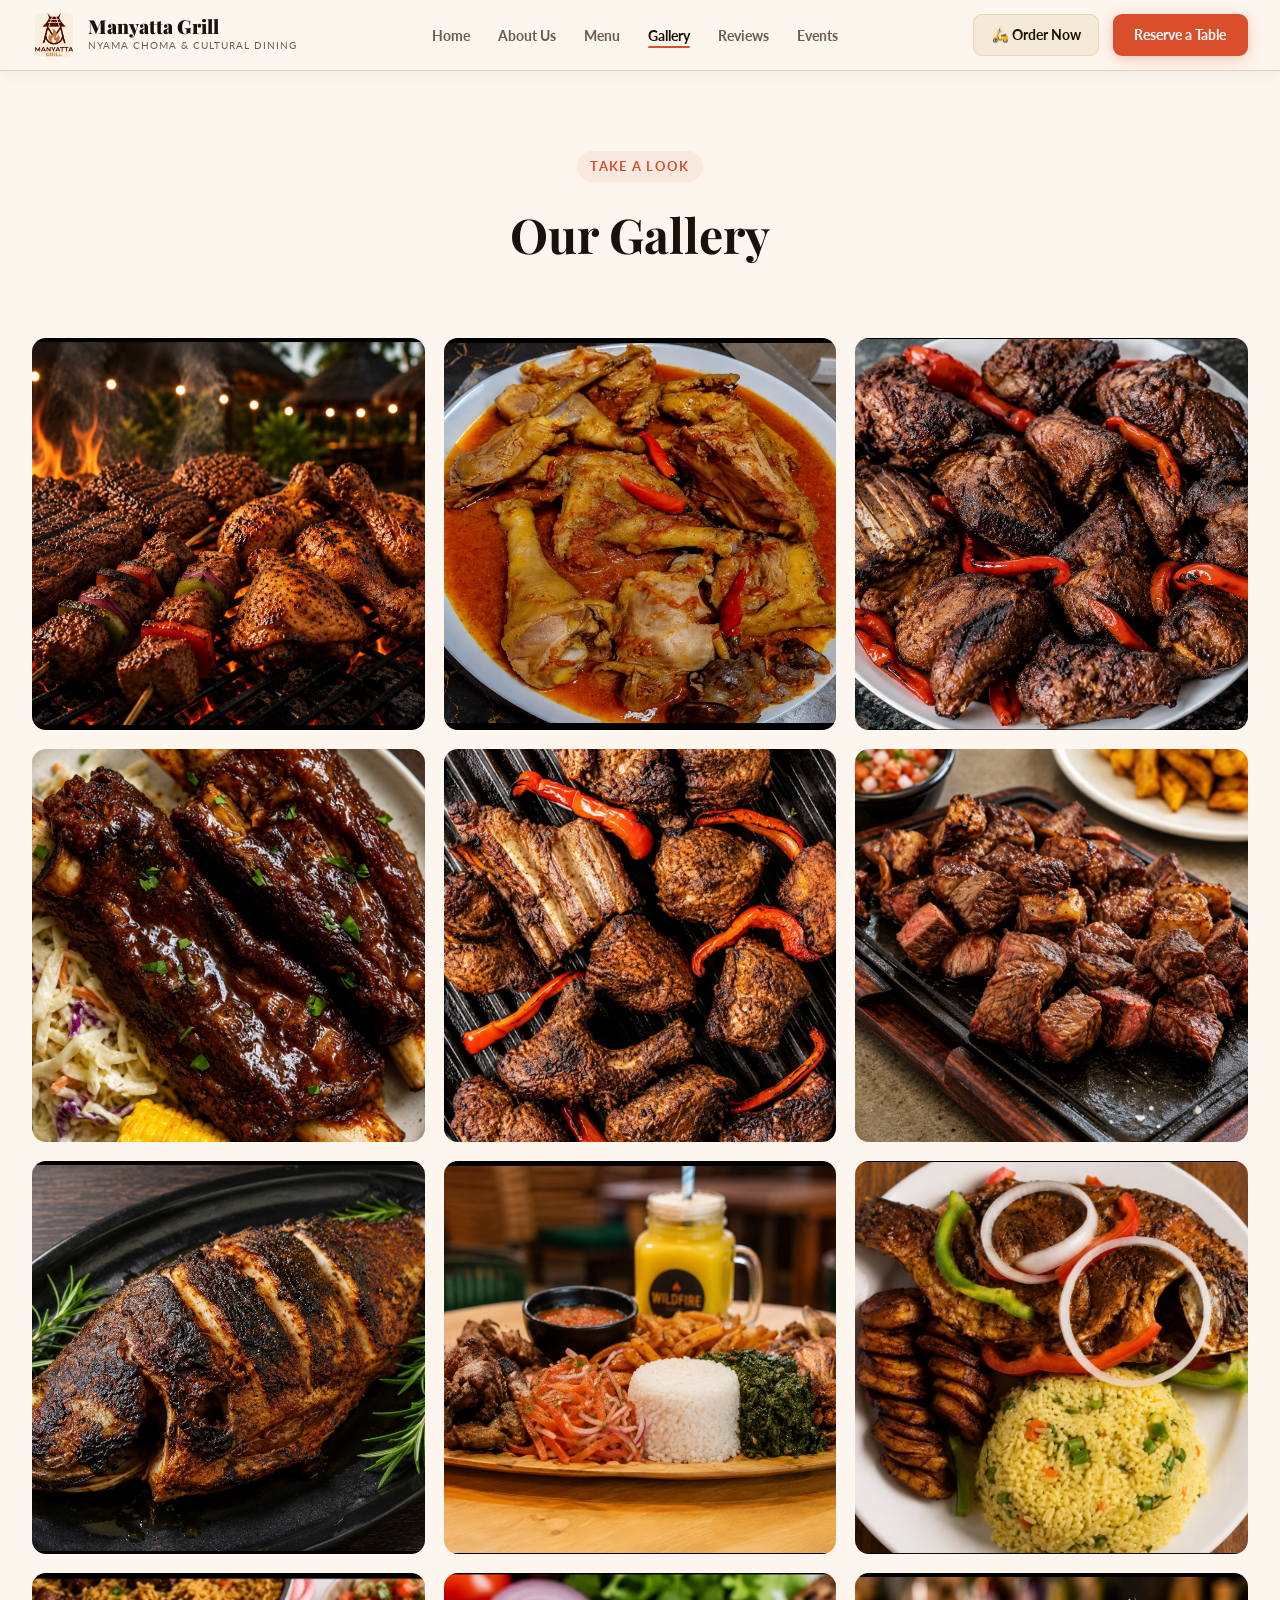
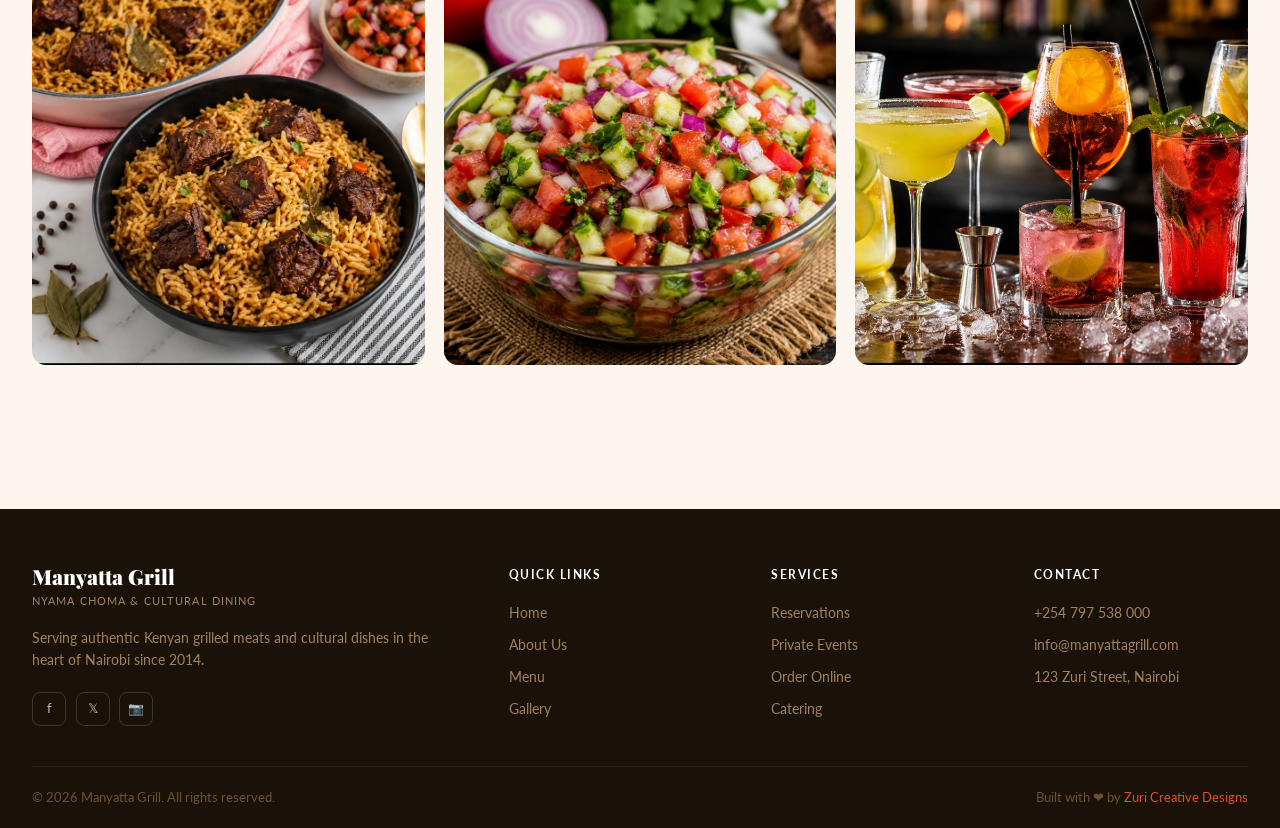
<file: gallery.html>
<!DOCTYPE html>
<html lang="en">
<head>
  <meta charset="UTF-8" />
  <meta name="viewport" content="width=device-width, initial-scale=1.0" />
  <meta name="description" content="Explore photos of Manyatta Grill's food, atmosphere, and events in Nairobi." />
  <title>Gallery - Manyatta Grill</title>
  <link rel="preconnect" href="https://fonts.googleapis.com" />
  <link rel="preconnect" href="https://fonts.gstatic.com" crossorigin />
  <link href="https://fonts.googleapis.com/css2?family=Playfair+Display:ital,wght@0,400;0,700;0,900;1,400&family=Lato:wght@300;400;700&display=swap" rel="stylesheet" />
  <link rel="stylesheet" href="style.css" />
  <style>
    .gallery-hero {
      max-width: 1280px;
      margin: 0 auto;
      padding: 5rem 2rem 2rem;
      text-align: center;
    }
    .gallery-hero .section-tag { color: var(--red); font-weight: 700; text-transform: uppercase; letter-spacing: .1em; font-size: .8rem; margin-bottom: .8rem; }
    .gallery-hero h1 { font-family: 'Playfair Display', serif; font-size: clamp(2rem, 4vw, 3rem); color: var(--dark); }

    .gallery-grid {
      max-width: 1280px;
      margin: 0 auto;
      padding: 2rem 2rem 6rem;
      display: grid;
      grid-template-columns: repeat(3, 1fr);
      gap: 1.2rem;
    }
    .gallery-item {
      border-radius: 14px;
      overflow: hidden;
      aspect-ratio: 1;
    }
    .gallery-item img {
      width: 100%;
      height: 100%;
      object-fit: cover;
      transition: transform .3s ease;
    }
    .gallery-item:hover img {
      transform: scale(1.06);
    }
    @media (max-width: 900px) {
      .gallery-grid { grid-template-columns: repeat(2, 1fr); }
    }
    @media (max-width: 560px) {
      .gallery-grid { grid-template-columns: 1fr; }
    }
  </style>
</head>
<body>
  <a href="#main-content" class="skip-link">Skip to main content</a>

  <header>
    <div class="header-inner">
      <a href="index.html" class="logo-area" aria-label="Manyatta Grill home">
        <img src="manyattagrillogo.jpeg" alt="Manyatta Grill logo" class="logo-img" width="44" height="44" />
        <div class="logo-text-block">
          <div class="brand-name">Manyatta Grill</div>
          <div class="brand-tagline">Nyama Choma & Cultural Dining</div>
        </div>
      </a>
      <nav id="main-nav" aria-label="Main navigation">
        <ul>
          <li><a href="index.html">Home</a></li>
          <li><a href="about.html">About Us</a></li>
          <li><a href="menu.html">Menu</a></li>
          <li class="active"><a href="gallery.html" aria-current="page">Gallery</a></li>
          <li><a href="reviews.html">Reviews</a></li>
          <li><a href="reservations.html">Events</a></li>
          
        </ul>
      </nav>
      <div class="nav-cta" id="nav-cta-wrap">
  <a href="https://wa.me/254797538000?text=Hi%2C%20I%27d%20like%20to%20place%20an%20order" class="order-now-link" target="_blank" rel="noreferrer">🛵 Order Now</a>
  <a href="reservations.html" class="btn-primary">Reserve a Table</a>
  <button class="hamburger" id="hamburger" aria-label="Toggle navigation" aria-expanded="false" aria-controls="main-nav">
    <span></span><span></span><span></span>
  </button>
</div>
  </header>

  <main id="main-content">
    <section class="gallery-hero">
      <div class="section-tag">Take a Look</div>
      <h1>Our Gallery</h1>
    </section>

    <section class="gallery-grid">
      <div class="gallery-item"><img src="roasted-meat.jpeg" alt="Grilled meat on the charcoal grill" /></div>
      <div class="gallery-item"><img src="kuku-kienyeji.jpg" alt="Kuku Kienyeji dish" /></div>
      <div class="gallery-item"><img src="kuku-choma.jpg" alt="Kuku Choma grilled chicken" /></div>
      <div class="gallery-item"><img src="beef_ribs.jpg" alt="Charcoal-grilled beef ribs" /></div>
      <div class="gallery-item"><img src="goat_choma.jpg" alt="Goat choma on the grill" /></div>
      <div class="gallery-item"><img src="beef_choma.jpg" alt="Beef choma grilled meat" /></div>
      <div class="gallery-item"><img src="grilled-tilapia.jpg" alt="Grilled tilapia fish" /></div>
      <div class="gallery-item"><img src="family-feast.jpg" alt="Family Feast sharing platter" /></div>
      <div class="gallery-item"><img src="nyama-choma-combo.jpg" alt="Nyama Choma Combo platter" /></div>
      <div class="gallery-item"><img src="pilau_rice.jpg" alt="Pilau rice" /></div>
      <div class="gallery-item"><img src="kachumbari.jpg" alt="Fresh kachumbari salad" /></div>
      <div class="gallery-item"><img src="fresh-juice.jpg" alt="Fresh fruit juice" /></div>
    </section>
  </main>

  <footer role="contentinfo">
    <div class="footer-inner">
      <div class="footer-top">
        <div class="footer-brand">
          <div class="brand-name">Manyatta Grill</div>
          <div class="brand-tagline">Nyama Choma & Cultural Dining</div>
          <p>Serving authentic Kenyan grilled meats and cultural dishes in the heart of Nairobi since 2014.</p>
          <div class="footer-socials" aria-label="Social media">
            <a href="https://facebook.com/manyattagrill" class="social-link" target="_blank" rel="noreferrer" aria-label="Facebook">f</a>
            <a href="https://twitter.com/manyattagrill" class="social-link" target="_blank" rel="noreferrer" aria-label="X">𝕏</a>
            <a href="https://instagram.com/manyattagrill" class="social-link" target="_blank" rel="noreferrer" aria-label="Instagram">📷</a>
          </div>
        </div>
        <div class="footer-col">
          <h3>Quick Links</h3>
          <ul>
            <li><a href="index.html">Home</a></li>
            <li><a href="about.html">About Us</a></li>
            <li><a href="menu.html">Menu</a></li>
            <li><a href="gallery.html">Gallery</a></li>
          </ul>
        </div>
        <div class="footer-col">
          <h3>Services</h3>
          <ul>
            <li><a href="reservations.html">Reservations</a></li>
            <li><a href="reservations.html">Private Events</a></li>
            <li><a href="menu.html">Order Online</a></li>
            <li><a href="contact.html">Catering</a></li>
          </ul>
        </div>
        <div class="footer-col">
          <h3>Contact</h3>
          <ul>
            <li><a href="tel:+254797538000">+254 797 538 000</a></li>
            <li><a href="mailto:info@manyattagrill.com">info@manyattagrill.com</a></li>
            <li><a href="https://maps.google.com/?q=123+Zuri+Street,+Nairobi" target="_blank" rel="noreferrer">123 Zuri Street, Nairobi</a></li>
          </ul>
        </div>
      </div>
      <div class="footer-bottom">
        <p>© 2026 Manyatta Grill. All rights reserved.</p>
        <p>Built with ❤ by <a href="#">Zuri Creative Designs</a></p>
      </div>
    </div>
  </footer>

  <script src="script.js" defer></script>
  <script src="auth.js"></script>
  <script>
    (function(){
      var u = ManyattaAuth.getCurrentUser();
      var btn = document.getElementById("auth-nav-btn");
      if (!btn) return;
      if (u) {
        btn.textContent = "Dashboard ▸";
        btn.href = "dashboard.html";
        btn.style.background = "#D94F2B";
        btn.style.color = "#fff";
        btn.style.borderColor = "#D94F2B";
      }
    })();
  </script>
</body>
</html>
</file>
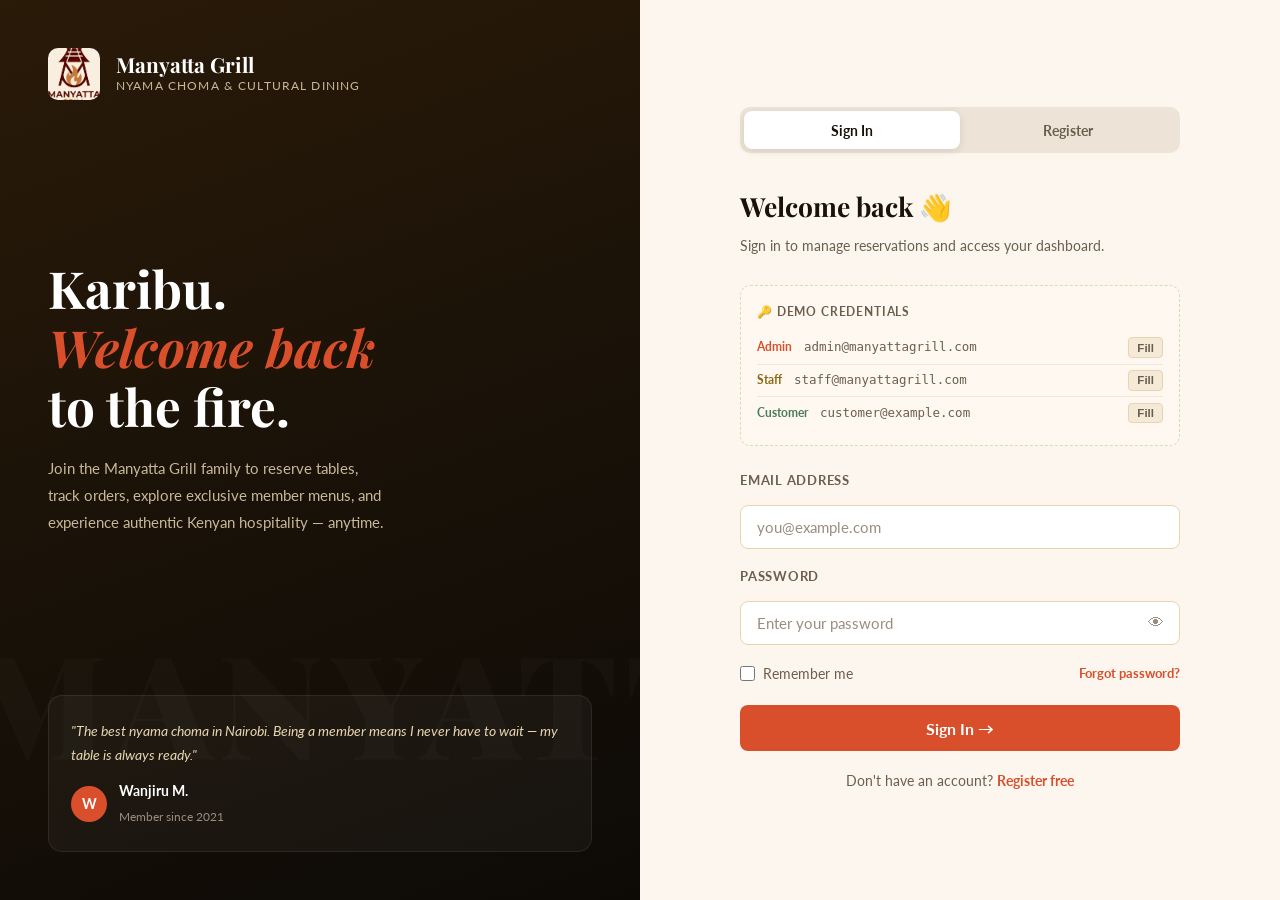
<file: login.html>
<!DOCTYPE html>
<html lang="en">
<head>
  <meta charset="UTF-8" />
  <meta name="viewport" content="width=device-width, initial-scale=1.0" />
  <title>Sign In – Manyatta Grill</title>
  <link rel="preconnect" href="https://fonts.googleapis.com" />
  <link rel="preconnect" href="https://fonts.gstatic.com" crossorigin />
  <link href="https://fonts.googleapis.com/css2?family=Playfair+Display:ital,wght@0,400;0,700;0,900;1,400&family=Lato:wght@300;400;700&display=swap" rel="stylesheet" />
  <link rel="stylesheet" href="style.css" />
  <style>
    :root {
      --red:    #D94F2B;
      --red-dk: #B33A1A;
      --cream:  #FDF6EE;
      --dark:   #1A1208;
      --tan:    #E8D5B0;
      --tan-lt: #F5EAD8;
      --gray:   #6B5E4E;
      --gray-lt:#9A8D7E;
    }

    body { background: var(--dark); overflow-x: hidden; }

    /* ── AUTH SHELL ── */
    .auth-shell {
      min-height: 100vh;
      display: grid;
      grid-template-columns: 1fr 1fr;
    }

    /* LEFT PANEL */
    .auth-left {
      background: linear-gradient(160deg, #2A1A08 0%, #1A1208 50%, #0D0A06 100%);
      display: flex;
      flex-direction: column;
      justify-content: space-between;
      padding: 3rem;
      position: relative;
      overflow: hidden;
    }
    .auth-left::before {
      content: 'MANYATTA';
      position: absolute;
      font-family: 'Playfair Display', serif;
      font-size: 9rem;
      font-weight: 900;
      color: rgba(255,255,255,.025);
      bottom: 5rem;
      left: -2rem;
      white-space: nowrap;
      letter-spacing: .05em;
      pointer-events: none;
    }
    .auth-left-logo { display: flex; align-items: center; gap: 1rem; }
    .auth-left-logo img { width: 52px; height: 52px; border-radius: 10px; object-fit: cover; }
    .auth-left-logo-text .brand-name { font-family:'Playfair Display',serif; font-size:1.3rem; color:#fff; font-weight:700; }
    .auth-left-logo-text .brand-sub  { font-size:.72rem; color:#c9b89a; letter-spacing:.1em; text-transform:uppercase; }

    .auth-left-content { position:relative; z-index:2; }
    .auth-left-content h2 {
      font-family:'Playfair Display',serif;
      font-size: clamp(2.2rem,4vw,3.2rem);
      color: #fff;
      line-height:1.15;
      margin-bottom:1.2rem;
    }
    .auth-left-content h2 em { color: var(--red); font-style:italic; }
    .auth-left-content p { color: #c9b89a; line-height:1.8; font-size:.95rem; max-width:340px; }

    .auth-testimonial {
      background: rgba(255,255,255,.04);
      border: 1px solid rgba(255,255,255,.08);
      border-radius: 14px;
      padding: 1.4rem;
      position: relative;
      z-index: 2;
    }
    .auth-testimonial p { color: #e8d5b0; font-style:italic; font-size:.9rem; line-height:1.7; margin-bottom:.75rem; }
    .auth-testimonial-author { display:flex; align-items:center; gap:.75rem; }
    .auth-testimonial-avatar { width:36px; height:36px; border-radius:50%; background:var(--red); display:flex; align-items:center; justify-content:center; color:#fff; font-weight:700; font-size:.85rem; flex-shrink:0; }
    .auth-testimonial-info strong { color:#fff; font-size:.85rem; display:block; }
    .auth-testimonial-info span   { color:#9A8D7E; font-size:.78rem; }

    /* RIGHT PANEL */
    .auth-right {
      background: var(--cream);
      display: flex;
      align-items: center;
      justify-content: center;
      padding: 2rem;
    }
    .auth-card {
      width: 100%;
      max-width: 440px;
    }

    /* TABS */
    .auth-tabs {
      display: grid;
      grid-template-columns: 1fr 1fr;
      background: #ede3d6;
      border-radius: 10px;
      padding: 4px;
      margin-bottom: 2rem;
    }
    .auth-tab {
      padding: .65rem;
      border: none;
      background: transparent;
      border-radius: 8px;
      font-family:'Lato',sans-serif;
      font-size:.9rem;
      font-weight:700;
      color: var(--gray);
      cursor: pointer;
      transition: all .2s;
    }
    .auth-tab.active {
      background: #fff;
      color: var(--dark);
      box-shadow: 0 2px 8px rgba(0,0,0,.1);
    }

    /* PANELS */
    .auth-panel { display:none; }
    .auth-panel.active { display:block; }

    .auth-panel h3 {
      font-family:'Playfair Display',serif;
      font-size:1.65rem;
      color:var(--dark);
      margin-bottom:.4rem;
    }
    .auth-panel p.auth-sub { color:var(--gray); font-size:.88rem; margin-bottom:1.75rem; line-height:1.6; }

    /* FORM */
    .form-group {
      margin-bottom: 1.1rem;
      position: relative;
    }
    .form-group label {
      display: block;
      font-size: .8rem;
      font-weight: 700;
      color: var(--gray);
      text-transform: uppercase;
      letter-spacing: .06em;
      margin-bottom: .45rem;
    }
    .form-group input {
      width: 100%;
      padding: .75rem 1rem;
      border: 1.5px solid var(--tan);
      border-radius: 8px;
      font-family: 'Lato', sans-serif;
      font-size: .95rem;
      color: var(--dark);
      background: #fff;
      transition: border-color .2s, box-shadow .2s;
      outline: none;
    }
    .form-group input:focus { border-color: var(--red); box-shadow: 0 0 0 3px rgba(217,79,43,.1); }
    .form-group input.error { border-color: #e53e3e; }
    .form-group .field-error { font-size:.78rem; color:#e53e3e; margin-top:.35rem; display:none; }
    .form-group .field-error.show { display:block; }

    .input-icon-wrap { position:relative; }
    .input-icon-wrap input { padding-right: 2.8rem; }
    .input-icon-wrap .toggle-pw {
      position:absolute; right:.8rem; top:50%; transform:translateY(-50%);
      background:none; border:none; cursor:pointer; color:var(--gray-lt);
      font-size:1rem; padding:.2rem;
    }

    /* PASSWORD STRENGTH */
    .pw-strength { margin-top:.5rem; }
    .pw-bars { display:flex; gap:3px; margin-bottom:.35rem; }
    .pw-bar { height:3px; flex:1; background:#e0d5c5; border-radius:2px; transition:background .3s; }
    .pw-bar.fill-weak   { background:#e53e3e; }
    .pw-bar.fill-fair   { background:#ed8936; }
    .pw-bar.fill-good   { background:#ecc94b; }
    .pw-bar.fill-strong { background:#48bb78; }
    .pw-rules { display:flex; flex-wrap:wrap; gap:.3rem .8rem; }
    .pw-rule { font-size:.73rem; color:var(--gray-lt); display:flex; align-items:center; gap:.3rem; }
    .pw-rule.met { color:#48bb78; }
    .pw-rule::before { content:'○'; }
    .pw-rule.met::before { content:'●'; }

    /* DIVIDER */
    .form-divider {
      display: flex; align-items: center; gap: .75rem;
      margin: 1.2rem 0;
      color: var(--gray-lt); font-size: .8rem;
    }
    .form-divider::before, .form-divider::after {
      content: ''; flex: 1; height: 1px; background: var(--tan);
    }

    /* SUBMIT BTN */
    .btn-auth {
      width: 100%;
      padding: .85rem;
      background: var(--red);
      color: #fff;
      border: none;
      border-radius: 8px;
      font-family: 'Lato', sans-serif;
      font-size: 1rem;
      font-weight: 700;
      cursor: pointer;
      transition: background .2s, transform .1s, box-shadow .2s;
      position: relative;
      overflow: hidden;
    }
    .btn-auth:hover { background: var(--red-dk); box-shadow: 0 4px 20px rgba(217,79,43,.35); }
    .btn-auth:active { transform: scale(.98); }
    .btn-auth:disabled { background: #c4b8a8; cursor:not-allowed; box-shadow:none; }
    .btn-auth .spinner {
      display: none;
      width: 18px; height: 18px;
      border: 2px solid rgba(255,255,255,.4);
      border-top-color: #fff;
      border-radius: 50%;
      animation: spin .7s linear infinite;
      margin: 0 auto;
    }
    .btn-auth.loading .btn-text { display:none; }
    .btn-auth.loading .spinner  { display:block; }
    @keyframes spin { to { transform:rotate(360deg); } }

    /* ALERT */
    .auth-alert {
      padding: .85rem 1rem;
      border-radius: 8px;
      font-size: .88rem;
      margin-bottom: 1.1rem;
      display: none;
      align-items: flex-start;
      gap: .6rem;
    }
    .auth-alert.show  { display:flex; }
    .auth-alert.error { background:#fff5f5; border:1px solid #fed7d7; color:#c53030; }
    .auth-alert.success { background:#f0fff4; border:1px solid #c6f6d5; color:#276749; }
    .auth-alert.info  { background:#ebf8ff; border:1px solid #bee3f8; color:#2a69ac; }

    /* LINKS */
    .auth-link-row { text-align:center; margin-top:1.2rem; font-size:.85rem; color:var(--gray); }
    .auth-link-row a { color:var(--red); font-weight:700; cursor:pointer; }
    .auth-link-row a:hover { text-decoration:underline; }

    /* REMEMBER / FORGOT */
    .form-row-check {
      display: flex;
      align-items: center;
      justify-content: space-between;
      margin-bottom: 1.25rem;
    }
    .form-check { display:flex; align-items:center; gap:.5rem; font-size:.85rem; color:var(--gray); cursor:pointer; }
    .form-check input[type=checkbox] { width:15px; height:15px; accent-color:var(--red); cursor:pointer; }
    .forgot-link { font-size:.83rem; color:var(--red); font-weight:700; cursor:pointer; text-decoration:none; }
    .forgot-link:hover { text-decoration:underline; }

    /* DEMO CREDENTIALS BOX */
    .demo-box {
      background: #fff8f0;
      border: 1px dashed var(--tan);
      border-radius: 10px;
      padding: 1rem;
      margin-bottom: 1.5rem;
      font-size: .8rem;
    }
    .demo-box h5 { font-size:.75rem; font-weight:700; color:var(--gray); text-transform:uppercase; letter-spacing:.07em; margin-bottom:.6rem; }
    .demo-row { display:flex; align-items:center; justify-content:space-between; padding:.35rem 0; border-bottom:1px solid #f0e6d8; }
    .demo-row:last-child { border-bottom:none; }
    .demo-role { font-weight:700; font-size:.78rem; }
    .demo-role.admin    { color:#D94F2B; }
    .demo-role.staff    { color:#8B6914; }
    .demo-role.customer { color:#4A7C59; }
    .demo-email { color:var(--gray); font-family:monospace; font-size:.78rem; flex:1; margin:0 .75rem; }
    .demo-fill-btn {
      background: var(--tan-lt); border:1px solid var(--tan);
      border-radius:4px; padding:.2rem .5rem;
      font-size:.72rem; font-weight:700; color:var(--gray);
      cursor:pointer; transition:background .15s;
    }
    .demo-fill-btn:hover { background:var(--tan); }

    /* RESPONSIVE */
    @media(max-width:768px) {
      .auth-shell { grid-template-columns:1fr; }
      .auth-left  { display:none; }
      .auth-right { padding:1.5rem; }
      body { background:var(--cream); }
    }
  </style>
</head>
<body>

<div class="auth-shell">

  <!-- LEFT PANEL -->
  <div class="auth-left">
    <div class="auth-left-logo">
      <img src="manyattagrillogo.jpeg" alt="Manyatta Grill" />
      <div class="auth-left-logo-text">
        <div class="brand-name">Manyatta Grill</div>
        <div class="brand-sub">Nyama Choma & Cultural Dining</div>
      </div>
    </div>

    <div class="auth-left-content">
      <h2>Karibu.<br><em>Welcome back</em><br>to the fire.</h2>
      <p>Join the Manyatta Grill family to reserve tables, track orders, explore exclusive member menus, and experience authentic Kenyan hospitality — anytime.</p>
    </div>

    <div class="auth-testimonial">
      <p>"The best nyama choma in Nairobi. Being a member means I never have to wait — my table is always ready."</p>
      <div class="auth-testimonial-author">
        <div class="auth-testimonial-avatar">W</div>
        <div class="auth-testimonial-info">
          <strong>Wanjiru M.</strong>
          <span>Member since 2021</span>
        </div>
      </div>
    </div>
  </div>

  <!-- RIGHT PANEL -->
  <div class="auth-right">
    <div class="auth-card">

      <!-- TABS -->
      <div class="auth-tabs">
        <button class="auth-tab active" id="tab-login" onclick="switchTab('login')">Sign In</button>
        <button class="auth-tab"        id="tab-register" onclick="switchTab('register')">Register</button>
      </div>

      <!-- LOGIN PANEL -->
      <div class="auth-panel active" id="panel-login">
        <h3>Welcome back 👋</h3>
        <p class="auth-sub">Sign in to manage reservations and access your dashboard.</p>

        <!-- DEMO BOX -->
        <div class="demo-box">
          <h5>🔑 Demo Credentials</h5>
          <div class="demo-row">
            <span class="demo-role admin">Admin</span>
            <span class="demo-email">admin@manyattagrill.com</span>
            <button class="demo-fill-btn" onclick="fillDemo('admin@manyattagrill.com')">Fill</button>
          </div>
          <div class="demo-row">
            <span class="demo-role staff">Staff</span>
            <span class="demo-email">staff@manyattagrill.com</span>
            <button class="demo-fill-btn" onclick="fillDemo('staff@manyattagrill.com')">Fill</button>
          </div>
          <div class="demo-row">
            <span class="demo-role customer">Customer</span>
            <span class="demo-email">customer@example.com</span>
            <button class="demo-fill-btn" onclick="fillDemo('customer@example.com')">Fill</button>
          </div>
        </div>

        <div class="auth-alert" id="login-alert"></div>

        <form id="login-form" novalidate>
          <div class="form-group">
            <label for="login-email">Email Address</label>
            <input type="email" id="login-email" placeholder="you@example.com" autocomplete="email" />
            <div class="field-error" id="login-email-err"></div>
          </div>
          <div class="form-group">
            <label for="login-password">Password</label>
            <div class="input-icon-wrap">
              <input type="password" id="login-password" placeholder="Enter your password" autocomplete="current-password" />
              <button type="button" class="toggle-pw" onclick="togglePw('login-password', this)" tabindex="-1">👁</button>
            </div>
            <div class="field-error" id="login-pw-err"></div>
          </div>
          <div class="form-row-check">
            <label class="form-check">
              <input type="checkbox" id="remember-me" /> Remember me
            </label>
            <a class="forgot-link" onclick="switchTab('reset')">Forgot password?</a>
          </div>
          <button type="submit" class="btn-auth" id="login-btn">
            <span class="btn-text">Sign In →</span>
            <div class="spinner"></div>
          </button>
        </form>

        <div class="auth-link-row">
          Don't have an account? <a onclick="switchTab('register')">Register free</a>
        </div>
      </div>

      <!-- REGISTER PANEL -->
      <div class="auth-panel" id="panel-register">
        <h3>Join the family 🔥</h3>
        <p class="auth-sub">Create your account for exclusive member benefits and easy reservations.</p>

        <div class="auth-alert" id="register-alert"></div>

        <form id="register-form" novalidate>
          <div class="form-group">
            <label for="reg-name">Full Name</label>
            <input type="text" id="reg-name" placeholder="Your full name" autocomplete="name" />
            <div class="field-error" id="reg-name-err"></div>
          </div>
          <div class="form-group">
            <label for="reg-email">Email Address</label>
            <input type="email" id="reg-email" placeholder="you@example.com" autocomplete="email" />
            <div class="field-error" id="reg-email-err"></div>
          </div>
          <div class="form-group">
            <label for="reg-phone">Phone Number <span style="font-weight:400;color:var(--gray-lt)">(optional)</span></label>
            <input type="tel" id="reg-phone" placeholder="+254 7XX XXX XXX" autocomplete="tel" />
          </div>
          <div class="form-group">
            <label for="reg-password">Password</label>
            <div class="input-icon-wrap">
              <input type="password" id="reg-password" placeholder="Create a strong password" autocomplete="new-password" oninput="checkPwStrength(this.value)" />
              <button type="button" class="toggle-pw" onclick="togglePw('reg-password', this)" tabindex="-1">👁</button>
            </div>
            <div class="pw-strength" id="pw-strength">
              <div class="pw-bars">
                <div class="pw-bar" id="bar1"></div>
                <div class="pw-bar" id="bar2"></div>
                <div class="pw-bar" id="bar3"></div>
                <div class="pw-bar" id="bar4"></div>
              </div>
              <div class="pw-rules">
                <span class="pw-rule" id="rule-len">8+ characters</span>
                <span class="pw-rule" id="rule-up">Uppercase</span>
                <span class="pw-rule" id="rule-lo">Lowercase</span>
                <span class="pw-rule" id="rule-num">Number</span>
              </div>
            </div>
            <div class="field-error" id="reg-pw-err"></div>
          </div>
          <div class="form-group">
            <label for="reg-confirm">Confirm Password</label>
            <div class="input-icon-wrap">
              <input type="password" id="reg-confirm" placeholder="Repeat your password" autocomplete="new-password" />
              <button type="button" class="toggle-pw" onclick="togglePw('reg-confirm', this)" tabindex="-1">👁</button>
            </div>
            <div class="field-error" id="reg-confirm-err"></div>
          </div>
          <button type="submit" class="btn-auth" id="register-btn">
            <span class="btn-text">Create Account →</span>
            <div class="spinner"></div>
          </button>
        </form>

        <div class="auth-link-row">
          Already have an account? <a onclick="switchTab('login')">Sign in</a>
        </div>
      </div>

      <!-- PASSWORD RESET PANEL -->
      <div class="auth-panel" id="panel-reset">
        <h3>Reset password 🔒</h3>
        <p class="auth-sub">Enter your email and we'll send a reset code.</p>

        <div class="auth-alert" id="reset-alert"></div>

        <!-- STEP 1: REQUEST CODE -->
        <div id="reset-step1">
          <form id="reset-form1" novalidate>
            <div class="form-group">
              <label for="reset-email">Email Address</label>
              <input type="email" id="reset-email" placeholder="you@example.com" />
              <div class="field-error" id="reset-email-err"></div>
            </div>
            <button type="submit" class="btn-auth" id="reset-btn1">
              <span class="btn-text">Send Reset Code →</span>
              <div class="spinner"></div>
            </button>
          </form>
        </div>

        <!-- STEP 2: ENTER CODE + NEW PW -->
        <div id="reset-step2" style="display:none">
          <form id="reset-form2" novalidate>
            <div class="form-group">
              <label for="reset-code">Reset Code</label>
              <input type="text" id="reset-code" placeholder="XXXXXX" maxlength="6" style="text-transform:uppercase;letter-spacing:.2em;font-weight:700;text-align:center;" />
              <div class="field-error" id="reset-code-err"></div>
            </div>
            <div class="form-group">
              <label for="reset-newpw">New Password</label>
              <div class="input-icon-wrap">
                <input type="password" id="reset-newpw" placeholder="New password" oninput="checkPwStrength(this.value,'reset')" />
                <button type="button" class="toggle-pw" onclick="togglePw('reset-newpw',this)" tabindex="-1">👁</button>
              </div>
            </div>
            <button type="submit" class="btn-auth" id="reset-btn2">
              <span class="btn-text">Update Password →</span>
              <div class="spinner"></div>
            </button>
          </form>
        </div>

        <div class="auth-link-row">
          <a onclick="switchTab('login')">← Back to Sign In</a>
        </div>
      </div>

    </div>
  </div>

</div>

<script src="auth.js"></script>
<script>
  let resetEmail = '';

  function switchTab(tab) {
    document.querySelectorAll('.auth-panel').forEach(p => p.classList.remove('active'));
    document.querySelectorAll('.auth-tab').forEach(t => t.classList.remove('active'));

    if (tab === 'login') {
      document.getElementById('panel-login').classList.add('active');
      document.getElementById('tab-login').classList.add('active');
    } else if (tab === 'register') {
      document.getElementById('panel-register').classList.add('active');
      document.getElementById('tab-register').classList.add('active');
    } else if (tab === 'reset') {
      document.getElementById('panel-reset').classList.add('active');
    }
    clearAlerts();
  }

  function clearAlerts() {
    document.querySelectorAll('.auth-alert').forEach(a => { a.className='auth-alert'; a.innerHTML=''; });
  }

  function showAlert(id, msg, type='error') {
    const el = document.getElementById(id);
    el.className = `auth-alert ${type} show`;
    const icons = { error:'❌', success:'✅', info:'ℹ️' };
    el.innerHTML = `<span>${icons[type]}</span><span>${msg}</span>`;
  }

  function togglePw(id, btn) {
    const inp = document.getElementById(id);
    const isText = inp.type === 'text';
    inp.type = isText ? 'password' : 'text';
    btn.textContent = isText ? '👁' : '🙈';
  }

  function fillDemo(email) {
    document.getElementById('login-email').value = email;
    document.getElementById('login-password').value = 'Password1!';
  }

  function setLoading(btnId, loading) {
    const btn = document.getElementById(btnId);
    if (loading) btn.classList.add('loading'), btn.disabled = true;
    else         btn.classList.remove('loading'), btn.disabled = false;
  }

  function checkPwStrength(pw, prefix='') {
    const rules = ManyattaAuth.utils.validatePassword(pw);
    const metCount = [rules.length, rules.upper, rules.lower, rules.number, rules.special].filter(Boolean).length;
    const fill = ['','fill-weak','fill-fair','fill-good','fill-strong'];

    for (let i=1;i<=4;i++) {
      const bar = document.getElementById(`bar${i}`);
      if (!bar) continue;
      bar.className = 'pw-bar ' + (metCount >= i ? fill[Math.min(metCount,4)] : '');
    }

    const map = { 'rule-len': rules.length, 'rule-up': rules.upper, 'rule-lo': rules.lower, 'rule-num': rules.number };
    Object.entries(map).forEach(([id, met]) => {
      const el = document.getElementById(id);
      if (el) el.className = 'pw-rule' + (met ? ' met' : '');
    });
  }

  function fieldError(id, msg) {
    const el = document.getElementById(id);
    if (!el) return;
    if (msg) { el.textContent = msg; el.classList.add('show'); }
    else      { el.textContent = ''; el.classList.remove('show'); }
  }
  function clearFieldErrors(...ids) { ids.forEach(id => fieldError(id,'')); }

  /* ── LOGIN ── */
  document.getElementById('login-form').addEventListener('submit', async e => {
    e.preventDefault();
    clearFieldErrors('login-email-err','login-pw-err');
    clearAlerts();

    const email    = document.getElementById('login-email').value.trim();
    const password = document.getElementById('login-password').value;
    const remember = document.getElementById('remember-me').checked;

    if (!email)    { fieldError('login-email-err','Email is required.'); return; }
    if (!password) { fieldError('login-pw-err','Password is required.'); return; }

    setLoading('login-btn', true);
    const result = await ManyattaAuth.login({ email, password, remember });
    setLoading('login-btn', false);

    if (!result.ok) { showAlert('login-alert', result.error); return; }

    showAlert('login-alert', `Welcome back, ${result.user.name}! Redirecting…`, 'success');
    setTimeout(() => { window.location.href = 'dashboard.html'; }, 1000);
  });

  /* ── REGISTER ── */
  document.getElementById('register-form').addEventListener('submit', async e => {
    e.preventDefault();
    clearFieldErrors('reg-name-err','reg-email-err','reg-pw-err','reg-confirm-err');
    clearAlerts();

    const name     = document.getElementById('reg-name').value.trim();
    const email    = document.getElementById('reg-email').value.trim();
    const phone    = document.getElementById('reg-phone').value.trim();
    const password = document.getElementById('reg-password').value;
    const confirm  = document.getElementById('reg-confirm').value;

    let valid = true;
    if (!name)     { fieldError('reg-name-err','Full name is required.'); valid=false; }
    if (!email)    { fieldError('reg-email-err','Email is required.'); valid=false; }
    if (!password) { fieldError('reg-pw-err','Password is required.'); valid=false; }
    if (password !== confirm) { fieldError('reg-confirm-err','Passwords do not match.'); valid=false; }
    if (!valid) return;

    setLoading('register-btn', true);
    const result = await ManyattaAuth.register({ name, email, password, phone });
    setLoading('register-btn', false);

    if (!result.ok) { showAlert('register-alert', result.error); return; }

    showAlert('register-alert', result.message + ' (Demo: verification auto-approved — signing you in)', 'success');

    // Auto-verify & login for demo
    setTimeout(async () => {
      const loginResult = await ManyattaAuth.login({ email, password });
      if (loginResult.ok) window.location.href = 'dashboard.html';
    }, 1500);
  });

  /* ── RESET STEP 1 ── */
  document.getElementById('reset-form1').addEventListener('submit', async e => {
    e.preventDefault();
    clearFieldErrors('reset-email-err');
    clearAlerts();

    const email = document.getElementById('reset-email').value.trim();
    if (!email) { fieldError('reset-email-err','Email is required.'); return; }

    setLoading('reset-btn1', true);
    const result = await ManyattaAuth.requestPasswordReset(email);
    setLoading('reset-btn1', false);

    resetEmail = email;
    const devMsg = result._devCode ? ` (Demo code: <strong>${result._devCode}</strong>)` : '';
    showAlert('reset-alert', result.message + devMsg, 'info');
    document.getElementById('reset-step1').style.display = 'none';
    document.getElementById('reset-step2').style.display = 'block';
  });

  /* ── RESET STEP 2 ── */
  document.getElementById('reset-form2').addEventListener('submit', async e => {
    e.preventDefault();
    clearFieldErrors('reset-code-err');

    const code  = document.getElementById('reset-code').value.trim();
    const newpw = document.getElementById('reset-newpw').value;

    if (!code)  { fieldError('reset-code-err','Reset code is required.'); return; }
    if (!newpw) { showAlert('reset-alert','New password is required.'); return; }

    setLoading('reset-btn2', true);
    const result = await ManyattaAuth.resetPassword(resetEmail, code, newpw);
    setLoading('reset-btn2', false);

    if (!result.ok) { showAlert('reset-alert', result.error); return; }
    showAlert('reset-alert', result.message + ' Redirecting to login…', 'success');
    setTimeout(() => switchTab('login'), 2000);
  });

  // If already logged in, redirect
  if (ManyattaAuth.isAuthenticated()) { window.location.href = 'dashboard.html'; }

  // Handle redirect param
  const urlParams = new URLSearchParams(window.location.search);
  if (urlParams.get('redirect')) {
    showAlert('login-alert', 'Please sign in to continue.', 'info');
  }
</script>
</body>
</html>
</file>
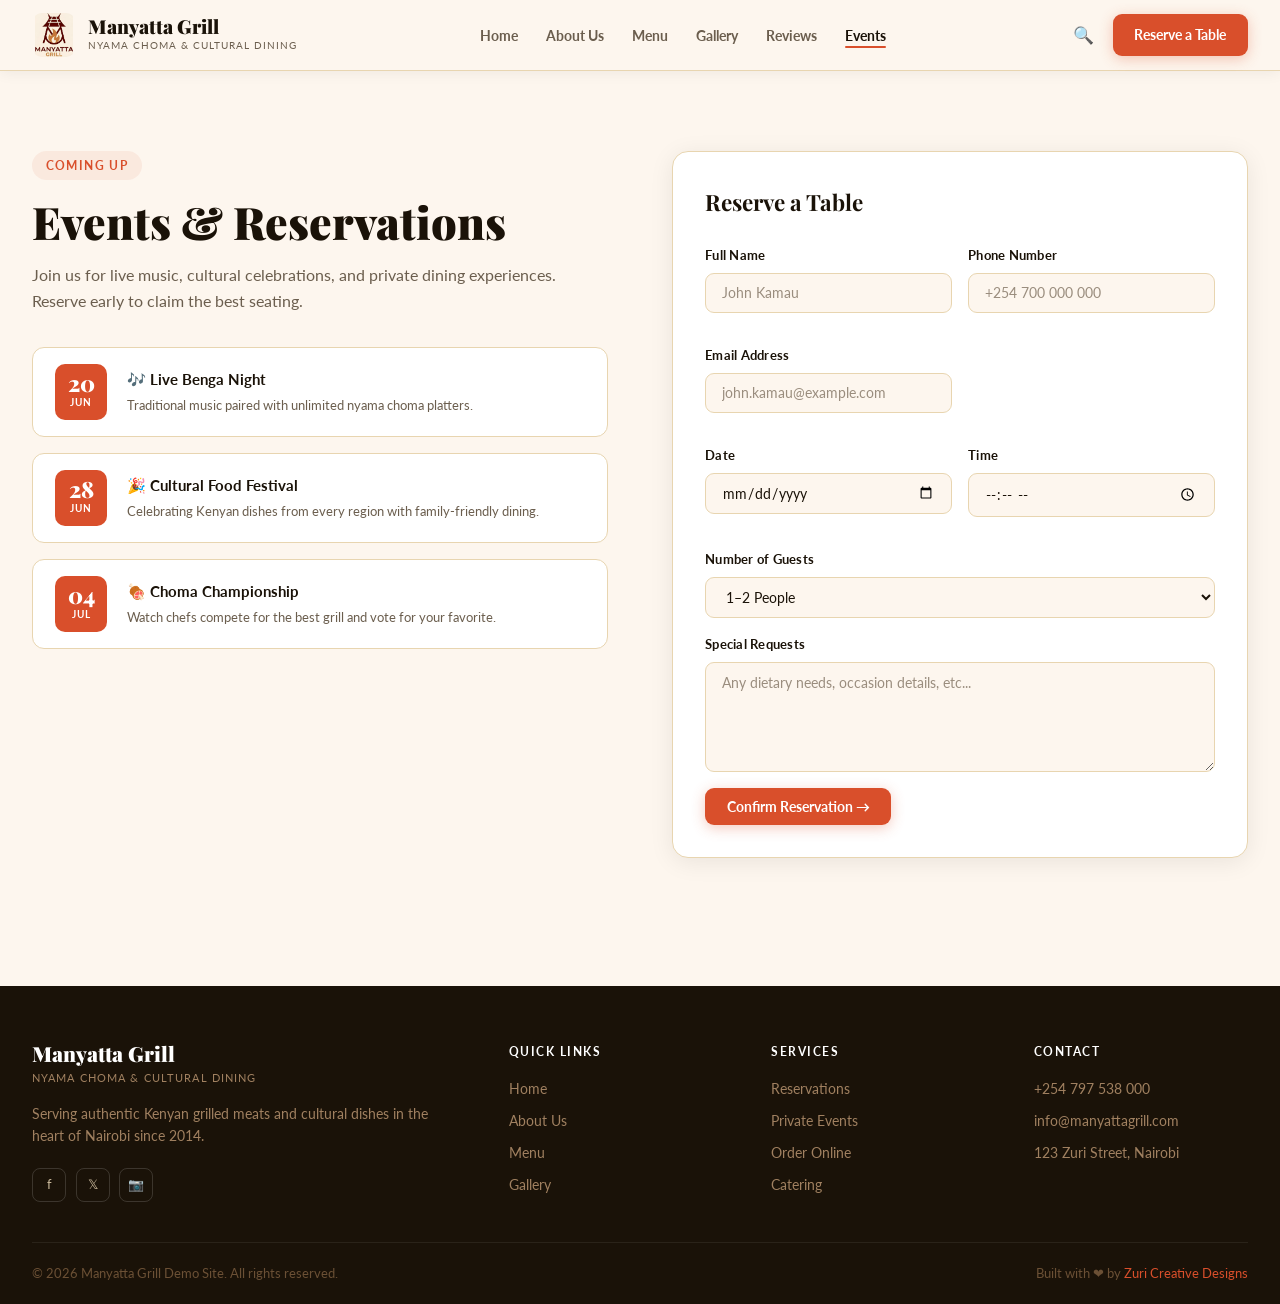
<file: reservations.html>
<!DOCTYPE html>
<html lang="en">
<head>
  <meta charset="UTF-8" />
  <meta name="viewport" content="width=device-width, initial-scale=1.0" />
  <meta name="description" content="Book a table or learn about upcoming events at Manyatta Grill." />
  <title>Events & Reservations - Manyatta Grill</title>
  <link rel="preconnect" href="https://fonts.googleapis.com" />
  <link rel="preconnect" href="https://fonts.gstatic.com" crossorigin />
  <link href="https://fonts.googleapis.com/css2?family=Playfair+Display:ital,wght@0,400;0,700;0,900;1,400&family=Lato:wght@300;400;700&display=swap" rel="stylesheet" />
  <link rel="stylesheet" href="style.css" />
</head>
<body>
  <header>
    <div class="header-inner">
      <a href="index.html" class="logo-area">
        <img src="manyattagrillogo.jpeg" alt="Manyatta Grill logo" class="logo-img" width="44" height="44" />
        <div class="logo-text-block">
          <div class="brand-name">Manyatta Grill</div>
          <div class="brand-tagline">Nyama Choma & Cultural Dining</div>
        </div>
      </a>
      <nav id="main-nav">
        <ul>
          <li><a href="index.html">Home</a></li>
          <li><a href="about.html">About Us</a></li>
          <li><a href="menu.html">Menu</a></li>
          <li><a href="gallery.html">Gallery</a></li>
          <li><a href="reviews.html">Reviews</a></li>
          <li class="active"><a href="reservations.html" aria-current="page">Events</a></li>
          
        </ul>
      </nav>
      <div class="nav-cta">
        <button class="search-btn" type="button" aria-label="Search">🔍</button>
        <a href="reservations.html" class="btn-primary">Reserve a Table</a>
        <button class="hamburger" id="hamburger" aria-label="Toggle navigation" aria-expanded="false" aria-controls="main-nav">
          <span></span><span></span><span></span>
        </button>
      </div>
    </div>
  </header>
  <section id="reservations">
    <div class="reservations-inner">
      <div>
        <div class="section-tag">Coming Up</div>
        <h2 class="section-title">Events & Reservations</h2>
        <p class="section-body">Join us for live music, cultural celebrations, and private dining experiences. Reserve early to claim the best seating.</p>
        <div class="events-list">
          <div class="event-item">
            <div class="event-date"><div class="day">20</div><div class="month">Jun</div></div>
            <div class="event-info"><h4>🎶 Live Benga Night</h4><p>Traditional music paired with unlimited nyama choma platters.</p></div>
          </div>
          <div class="event-item">
            <div class="event-date"><div class="day">28</div><div class="month">Jun</div></div>
            <div class="event-info"><h4>🎉 Cultural Food Festival</h4><p>Celebrating Kenyan dishes from every region with family-friendly dining.</p></div>
          </div>
          <div class="event-item">
            <div class="event-date"><div class="day">04</div><div class="month">Jul</div></div>
            <div class="event-info"><h4>🍖 Choma Championship</h4><p>Watch chefs compete for the best grill and vote for your favorite.</p></div>
          </div>
        </div>
      </div>
      <div class="reservation-form">
        <h3>Reserve a Table</h3>
        <form id="reservation-form" action="/api/reservation" method="POST">
          <div class="form-row">
            <div class="form-group"><label>Full Name</label><input type="text" name="name" placeholder="John Kamau" required /></div>
            <div class="form-group"><label>Phone Number</label><input type="tel" name="phone" placeholder="+254 700 000 000" required /></div>
          </div>
          <div class="form-row">
            <div class="form-group"><label>Email Address</label><input type="email" name="email" placeholder="john.kamau@example.com" required /></div>
          </div>
          <div class="form-row">
            <div class="form-group"><label>Date</label><input type="date" name="date" required /></div>
            <div class="form-group"><label>Time</label><input type="time" name="time" required /></div>
          </div>
          <div class="form-group"><label>Number of Guests</label><select name="guests"><option>1–2 People</option><option>3–5 People</option><option>6–10 People</option><option>10+ (Private Event)</option></select></div>
          <div class="form-group"><label>Special Requests</label><textarea name="requests" placeholder="Any dietary needs, occasion details, etc..."></textarea></div>
          <button class="btn-primary" type="submit">Confirm Reservation →</button>
        </form>
      </div>
    </div>
  </section>
  <footer>
    <div class="footer-inner">
      <div class="footer-top">
        <div class="footer-brand">
          <div class="brand-name">Manyatta Grill</div>
          <div class="brand-tagline">Nyama Choma & Cultural Dining</div>
          <p>Serving authentic Kenyan grilled meats and cultural dishes in the heart of Nairobi since 2014.</p>
          <div class="footer-socials">
            <a href="https://facebook.com/manyattagrill" class="social-link" target="_blank" rel="noreferrer">f</a>
            <a href="https://twitter.com/manyattagrill" class="social-link" target="_blank" rel="noreferrer">𝕏</a>
            <a href="https://instagram.com/manyattagrill" class="social-link" target="_blank" rel="noreferrer">📷</a>
          </div>
        </div>
        <div class="footer-col">
          <h4>Quick Links</h4>
          <ul>
            <li><a href="index.html">Home</a></li>
            <li><a href="about.html">About Us</a></li>
            <li><a href="menu.html">Menu</a></li>
            <li><a href="gallery.html">Gallery</a></li>
          </ul>
        </div>
        <div class="footer-col">
          <h4>Services</h4>
          <ul>
            <li><a href="reservations.html">Reservations</a></li>
            <li><a href="reservations.html">Private Events</a></li>
            <li><a href="menu.html">Order Online</a></li>
            <li><a href="contact.html">Catering</a></li>
          </ul>
        </div>
        <div class="footer-col">
          <h4>Contact</h4>
          <ul>
            <li><a href="tel:+254797538000">+254 797 538 000</a></li>
            <li><a href="mailto:info@manyattagrill.com">info@manyattagrill.com</a></li>
            <li><a href="contact.html">123 Zuri Street, Nairobi</a></li>
          </ul>
        </div>
      </div>
      <div class="footer-bottom">
        <p>© 2026 Manyatta Grill Demo Site. All rights reserved.</p>
        <p>Built with ❤ by <a href="#">Zuri Creative Designs</a></p>
      </div>
    </div>
  </footer>
  <script src="script.js"></script>
</body>
</html>
</file>
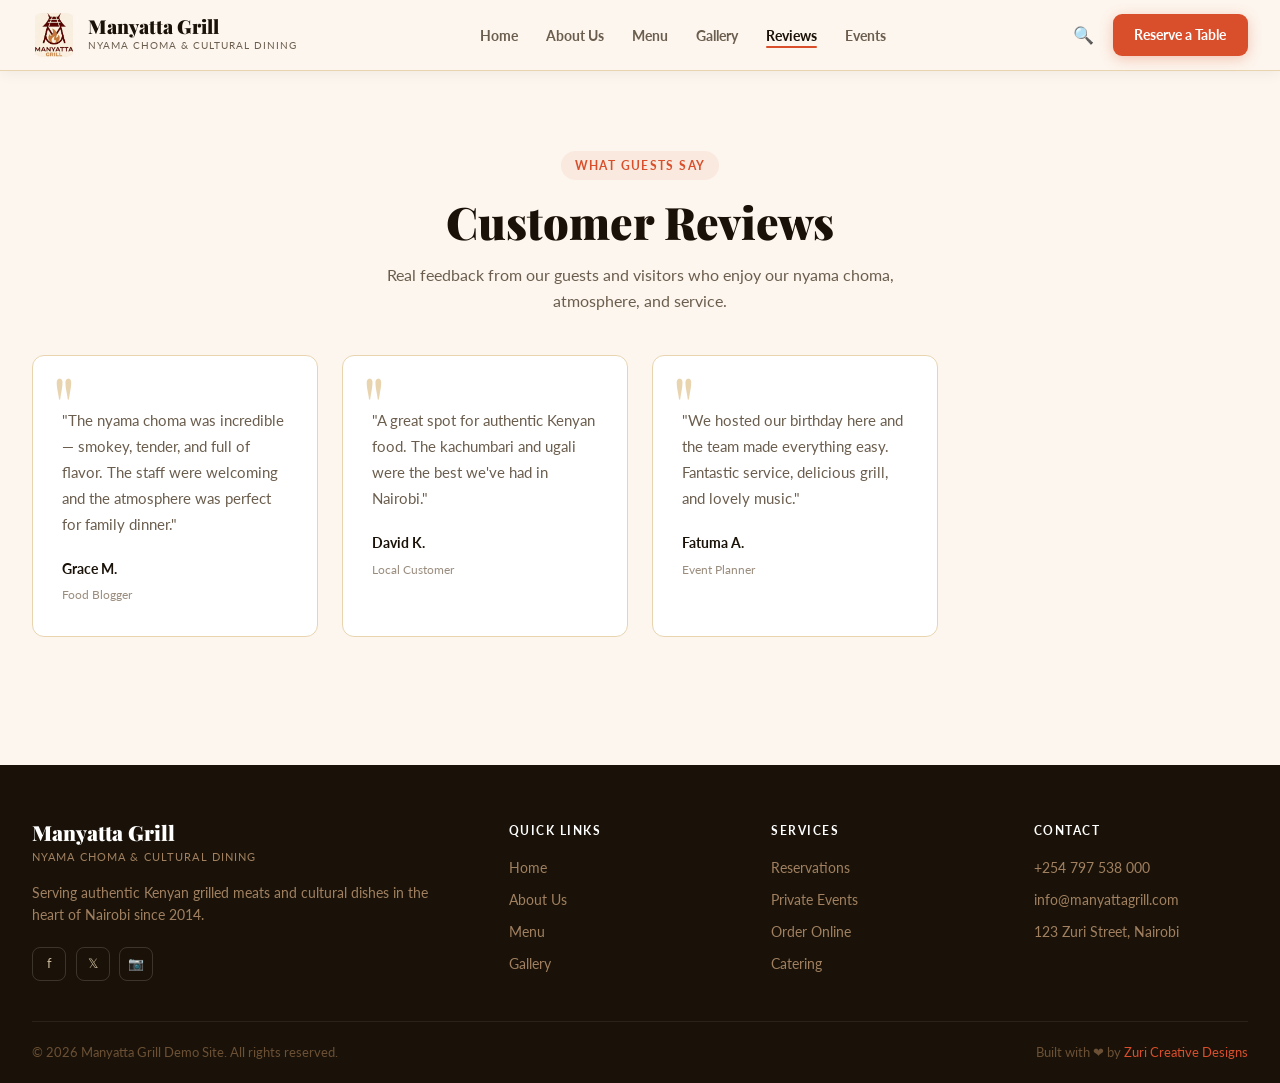
<file: reviews.html>
<!DOCTYPE html>
<html lang="en">
<head>
  <meta charset="UTF-8" />
  <meta name="viewport" content="width=device-width, initial-scale=1.0" />
  <meta name="description" content="Read guest reviews and testimonials for Manyatta Grill in Nairobi." />
  <title>Reviews - Manyatta Grill</title>
  <link rel="preconnect" href="https://fonts.googleapis.com" />
  <link rel="preconnect" href="https://fonts.gstatic.com" crossorigin />
  <link href="https://fonts.googleapis.com/css2?family=Playfair+Display:ital,wght@0,400;0,700;0,900;1,400&family=Lato:wght@300;400;700&display=swap" rel="stylesheet" />
  <link rel="stylesheet" href="style.css" />
</head>
<body>
  <header>
    <div class="header-inner">
      <a href="index.html" class="logo-area">
        <img src="manyattagrillogo.jpeg" alt="Manyatta Grill logo" class="logo-img" width="44" height="44" />
        <div class="logo-text-block">
          <div class="brand-name">Manyatta Grill</div>
          <div class="brand-tagline">Nyama Choma & Cultural Dining</div>
        </div>
      </a>
      <nav id="main-nav">
        <ul>
          <li><a href="index.html">Home</a></li>
          <li><a href="about.html">About Us</a></li>
          <li><a href="menu.html">Menu</a></li>
          <li><a href="gallery.html">Gallery</a></li>
          <li class="active"><a href="reviews.html" aria-current="page">Reviews</a></li>
          <li><a href="reservations.html">Events</a></li>
          
        </ul>
      </nav>
      <div class="nav-cta">
        <button class="search-btn" type="button" aria-label="Search">🔍</button>
        <a href="reservations.html" class="btn-primary">Reserve a Table</a>
        <button class="hamburger" id="hamburger" aria-label="Toggle navigation" aria-expanded="false" aria-controls="main-nav">
          <span></span><span></span><span></span>
        </button>
      </div>
    </div>
  </header>
  <section id="reviews">
    <div class="section-tag">What Guests Say</div>
    <h2 class="section-title">Customer Reviews</h2>
    <p class="section-body">Real feedback from our guests and visitors who enjoy our nyama choma, atmosphere, and service.</p>
    <div class="reviews-grid">
      <article class="review-card">
        <p>"The nyama choma was incredible — smokey, tender, and full of flavor. The staff were welcoming and the atmosphere was perfect for family dinner."</p>
        <div>
          <strong>Grace M.</strong>
          <span>Food Blogger</span>
        </div>
      </article>
      <article class="review-card">
        <p>"A great spot for authentic Kenyan food. The kachumbari and ugali were the best we've had in Nairobi."</p>
        <div>
          <strong>David K.</strong>
          <span>Local Customer</span>
        </div>
      </article>
      <article class="review-card">
        <p>"We hosted our birthday here and the team made everything easy. Fantastic service, delicious grill, and lovely music."</p>
        <div>
          <strong>Fatuma A.</strong>
          <span>Event Planner</span>
        </div>
      </article>
    </div>
  </section>
  <footer>
    <div class="footer-inner">
      <div class="footer-top">
        <div class="footer-brand">
          <div class="brand-name">Manyatta Grill</div>
          <div class="brand-tagline">Nyama Choma & Cultural Dining</div>
          <p>Serving authentic Kenyan grilled meats and cultural dishes in the heart of Nairobi since 2014.</p>
          <div class="footer-socials">
            <a href="https://facebook.com/manyattagrill" class="social-link" target="_blank" rel="noreferrer">f</a>
            <a href="https://twitter.com/manyattagrill" class="social-link" target="_blank" rel="noreferrer">𝕏</a>
            <a href="https://instagram.com/manyattagrill" class="social-link" target="_blank" rel="noreferrer">📷</a>
          </div>
        </div>
        <div class="footer-col">
          <h4>Quick Links</h4>
          <ul>
            <li><a href="index.html">Home</a></li>
            <li><a href="about.html">About Us</a></li>
            <li><a href="menu.html">Menu</a></li>
            <li><a href="gallery.html">Gallery</a></li>
          </ul>
        </div>
        <div class="footer-col">
          <h4>Services</h4>
          <ul>
            <li><a href="reservations.html">Reservations</a></li>
            <li><a href="reservations.html">Private Events</a></li>
            <li><a href="menu.html">Order Online</a></li>
            <li><a href="contact.html">Catering</a></li>
          </ul>
        </div>
        <div class="footer-col">
          <h4>Contact</h4>
          <ul>
            <li><a href="tel:+254797538000">+254 797 538 000</a></li>
            <li><a href="mailto:info@manyattagrill.com">info@manyattagrill.com</a></li>
            <li><a href="contact.html">123 Zuri Street, Nairobi</a></li>
          </ul>
        </div>
      </div>
      <div class="footer-bottom">
        <p>© 2026 Manyatta Grill Demo Site. All rights reserved.</p>
        <p>Built with ❤ by <a href="#">Zuri Creative Designs</a></p>
      </div>
    </div>
  </footer>
  <script src="script.js"></script>
</body>
</html>
</file>
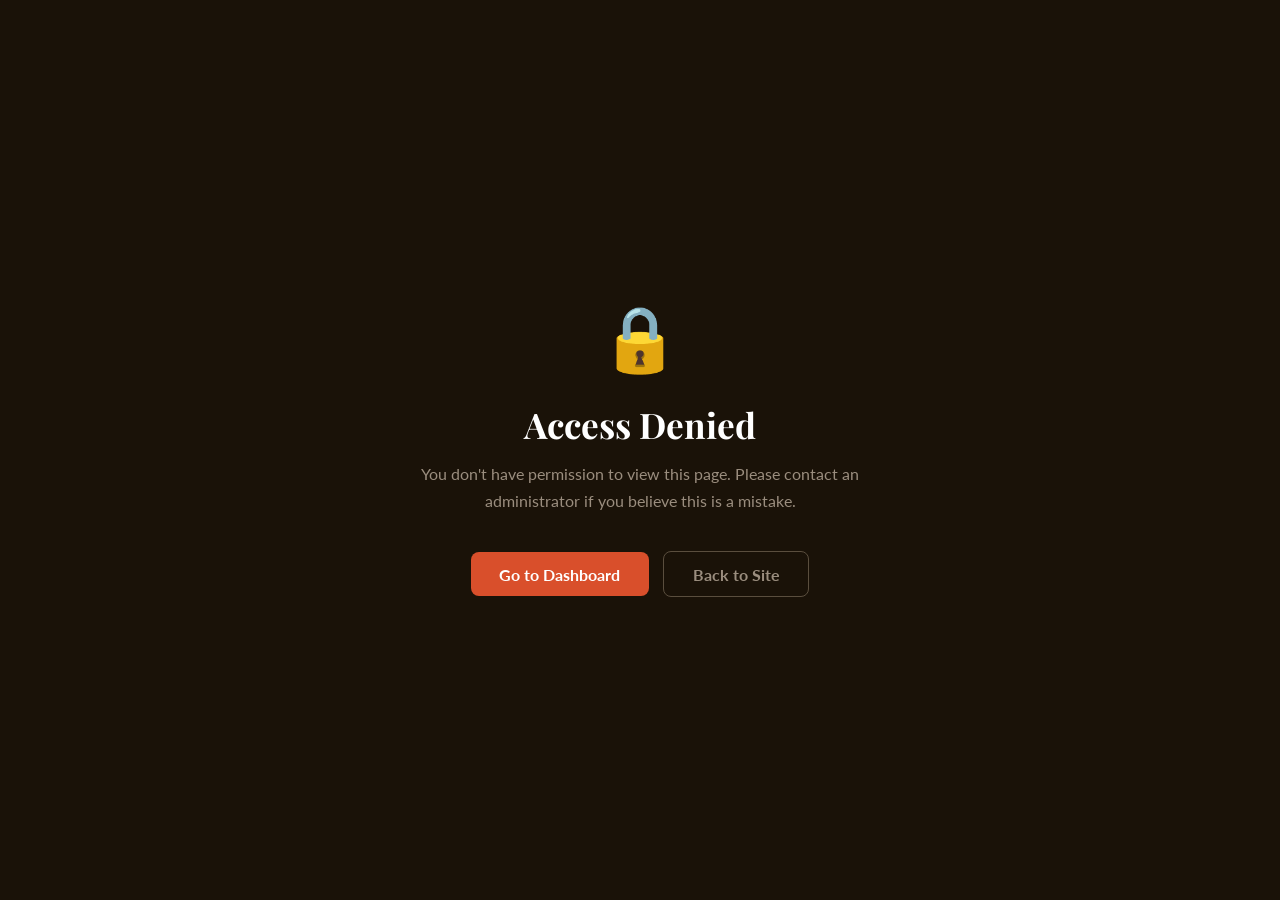
<file: unauthorized.html>
<!DOCTYPE html>
<html lang="en">
<head>
  <meta charset="UTF-8" />
  <meta name="viewport" content="width=device-width, initial-scale=1.0" />
  <title>Unauthorized – Manyatta Grill</title>
  <link href="https://fonts.googleapis.com/css2?family=Playfair+Display:ital,wght@0,400;0,700;0,900;1,400&family=Lato:wght@300;400;700&display=swap" rel="stylesheet" />
  <style>
    *{box-sizing:border-box;margin:0;padding:0}
    body{font-family:'Lato',sans-serif;background:#1A1208;min-height:100vh;display:flex;align-items:center;justify-content:center;padding:2rem}
    .box{text-align:center;max-width:440px}
    .icon{font-size:4rem;margin-bottom:1.5rem}
    h1{font-family:'Playfair Display',serif;color:#fff;font-size:2.2rem;margin-bottom:.75rem}
    p{color:#9A8D7E;line-height:1.7;margin-bottom:2rem}
    .btn{display:inline-block;padding:.8rem 1.8rem;background:#D94F2B;color:#fff;border-radius:8px;font-weight:700;text-decoration:none;margin:.3rem;transition:background .2s}
    .btn:hover{background:#B33A1A}
    .btn-ghost{background:transparent;border:1.5px solid #5A4E3E;color:#9A8D7E}
    .btn-ghost:hover{background:rgba(255,255,255,.05);color:#fff}
  </style>
</head>
<body>
  <div class="box">
    <div class="icon">🔒</div>
    <h1>Access Denied</h1>
    <p>You don't have permission to view this page. Please contact an administrator if you believe this is a mistake.</p>
    <a href="dashboard.html" class="btn">Go to Dashboard</a>
    <a href="index.html" class="btn btn-ghost">Back to Site</a>
  </div>
  <script src="auth.js"></script>
</body>
</html>
</file>
<file: style.css>
/* ============================================================
   MANYATTA GRILL — Global Stylesheet
   ============================================================ */

*, *::before, *::after { box-sizing: border-box; margin: 0; padding: 0; }

:root {
  --red:      #D94F2B;
  --red-dk:   #B33A1A;
  --cream:    #FDF6EE;
  --dark:     #1A1208;
  --tan:      #E8D5B0;
  --tan-lt:   #F5EAD8;
  --gray:     #6B5E4E;
  --gray-lt:  #9A8D7E;
  --white:    #ffffff;
  --shadow:   0 4px 24px rgba(0,0,0,.08);
  --radius:   12px;
}

html { scroll-behavior: smooth; }

body {
  font-family: 'Lato', sans-serif;
  background: var(--cream);
  color: var(--dark);
  overflow-x: hidden;
  line-height: 1.65;
}

img { max-width: 100%; display: block; }
a { color: inherit; text-decoration: none; }
ul { list-style: none; }
address { font-style: normal; }

/* ── SKIP LINK ── */
.skip-link {
  position: absolute; top: -40px; left: 1rem;
  background: var(--red); color: #fff;
  padding: .4rem .8rem; border-radius: 4px;
  font-size: .85rem; z-index: 999;
  transition: top .2s;
}
.skip-link:focus { top: .5rem; }

/* ── TOP BAR ── */
.top-bar {
  background: var(--dark);
  color: #c9b89a;
  font-size: .76rem;
  letter-spacing: .04em;
  padding: .5rem 0;
}
.top-bar .container {
  max-width: 1280px; margin: 0 auto;
  padding: 0 2rem;
  display: flex;
  justify-content: space-between;
  align-items: center;
  flex-wrap: wrap;
  gap: .5rem;
}
.top-bar .contact-info {
  display: flex; gap: 1.5rem; flex-wrap: wrap;
}
.top-bar .contact-info a,
.top-bar .contact-info span { color: #c9b89a; }
.top-bar .contact-info a:hover { color: #fff; }

.badge-new {
  background: var(--red);
  color: #fff;
  padding: .22rem .75rem;
  border-radius: 99px;
  font-weight: 700;
  font-size: .72rem;
  animation: pulse 2.2s ease-in-out infinite;
}
@keyframes pulse { 0%,100%{opacity:1} 50%{opacity:.7} }

.top-bar .socials {
  display: flex; gap: .75rem;
}
.top-bar .socials a {
  color: #c9b89a;
  font-size: .76rem;
  transition: color .2s;
}
.top-bar .socials a:hover { color: var(--red); }

/* ── HEADER / NAV ── */
header {
  position: sticky; top: 0; z-index: 200;
  background: var(--cream);
  border-bottom: 1px solid var(--tan);
  box-shadow: 0 2px 14px rgba(0,0,0,.06);
}
.header-inner {
  max-width: 1280px; margin: 0 auto;
  padding: 0 2rem;
  height: 70px;
  display: flex;
  align-items: center;
  justify-content: space-between;
  gap: 1rem;
}

.logo-area {
  display: flex; align-items: center; gap: .75rem;
  flex-shrink: 0;
}
.logo-placeholder,
.logo-img {
  width: 44px; height: 44px;
  border-radius: 10px;
  object-fit: contain;
  flex-shrink: 0;
  background: var(--cream);
}
.logo-placeholder {
  background: var(--red);
  display: flex; align-items: center; justify-content: center;
  font-size: 1.3rem;
}
.brand-name {
  font-family: 'Playfair Display', serif;
  font-size: 1.2rem;
  font-weight: 900;
  color: var(--dark);
  line-height: 1.1;
}
.brand-tagline {
  font-size: .62rem;
  letter-spacing: .1em;
  text-transform: uppercase;
  color: var(--gray);
}

#main-nav ul {
  display: flex; gap: 1.75rem;
}
#main-nav a {
  font-size: .88rem;
  font-weight: 700;
  color: var(--gray);
  position: relative;
  padding-bottom: 4px;
  transition: color .2s;
}
#main-nav a::after {
  content: '';
  position: absolute; bottom: 0; left: 0;
  width: 0; height: 2px;
  background: var(--red);
  transition: width .25s;
  border-radius: 2px;
}
#main-nav a:hover,
#main-nav li.active a { color: var(--dark); }
#main-nav a:hover::after,
#main-nav li.active a::after { width: 100%; }

.nav-cta {
  display: flex; align-items: center; gap: .85rem;
}
.search-btn {
  background: none; border: none;
  cursor: pointer; font-size: 1.05rem;
  color: var(--gray);
  padding: .3rem;
  transition: color .2s;
}
.search-btn:hover { color: var(--red); }

.order-now-link {
  display: inline-flex; align-items: center; gap: .4rem;
  background: var(--tan-lt);
  color: var(--dark);
  border: 1px solid var(--tan);
  padding: .55rem 1.1rem;
  border-radius: 9px;
  font-family: 'Lato', sans-serif;
  font-size: .85rem;
  font-weight: 700;
  white-space: nowrap;
  transition: background .2s, transform .15s;
}
.order-now-link:hover { background: var(--tan); transform: translateY(-1px); }

.btn-primary {
  background: var(--red);
  color: #fff;
  border: none;
  padding: .6rem 1.35rem;
  border-radius: 9px;
  font-family: 'Lato', sans-serif;
  font-size: .88rem;
  font-weight: 700;
  cursor: pointer;
  display: inline-flex; align-items: center; gap: .4rem;
  transition: background .2s, transform .15s, box-shadow .2s;
  box-shadow: 0 3px 14px rgba(217,79,43,.3);
  white-space: nowrap;
}
.btn-primary:hover {
  background: var(--red-dk);
  transform: translateY(-1px);
  box-shadow: 0 5px 20px rgba(217,79,43,.4);
}

/* hamburger */
.hamburger {
  display: none; flex-direction: column;
  justify-content: center; gap: 5px;
  width: 36px; height: 36px;
  background: none; border: none;
  cursor: pointer; padding: 4px;
  flex-shrink: 0;
}
.hamburger span {
  display: block; height: 2px; width: 100%;
  background: var(--dark);
  border-radius: 2px;
  transition: transform .3s ease, opacity .2s ease;
}
.hamburger[aria-expanded="true"] span:nth-child(1) {
  transform: translateY(7px) rotate(45deg);
}
.hamburger[aria-expanded="true"] span:nth-child(2) {
  opacity: 0;
}
.hamburger[aria-expanded="true"] span:nth-child(3) {
  transform: translateY(-7px) rotate(-45deg);
}

/* ── SECTION COMMON ── */
section {
  max-width: 1280px; margin: 0 auto;
  padding: 5rem 2rem;
}
.section-tag {
  display: inline-block;
  font-size: .72rem;
  font-weight: 700;
  letter-spacing: .12em;
  text-transform: uppercase;
  color: var(--red);
  background: rgba(217,79,43,.08);
  padding: .3rem .85rem;
  border-radius: 99px;
  margin-bottom: 1rem;
}
.section-title {
  font-family: 'Playfair Display', serif;
  font-size: clamp(1.8rem, 3.5vw, 2.8rem);
  font-weight: 900;
  line-height: 1.15;
  color: var(--dark);
  margin-bottom: 1rem;
}
.section-body {
  font-size: .97rem;
  color: var(--gray);
  max-width: 560px;
  margin-bottom: 1rem;
}

/* ── ABOUT ── */
#about { }
.about-inner {
  display: grid;
  grid-template-columns: 1fr 1fr;
  gap: 4rem;
  align-items: center;
}
.about-values {
  display: grid;
  grid-template-columns: 1fr 1fr;
  gap: 1rem;
  margin-top: 2rem;
}
.value-item {
  background: #fff;
  border: 1px solid var(--tan);
  border-radius: var(--radius);
  padding: 1.2rem;
  transition: box-shadow .2s, transform .2s;
}
.value-item:hover {
  box-shadow: var(--shadow);
  transform: translateY(-3px);
}
.value-item h3 {
  font-size: .95rem;
  font-weight: 700;
  margin-bottom: .35rem;
  color: var(--dark);
}
.value-item p { font-size: .85rem; color: var(--gray); }

.about-img-wrap {
  position: relative;
  border-radius: 20px;
  overflow: hidden;
}
.about-img-wrap img {
  width: 100%; height: 480px;
  object-fit: cover;
  border-radius: 20px;
}
.about-badge {
  position: absolute;
  bottom: 1.5rem; left: 1.5rem;
  background: var(--red);
  color: #fff;
  padding: 1rem 1.4rem;
  border-radius: 14px;
  text-align: center;
  box-shadow: 0 8px 24px rgba(217,79,43,.4);
}
.about-badge .years {
  font-family: 'Playfair Display', serif;
  font-size: 2rem;
  font-weight: 900;
  line-height: 1;
}
.about-badge span { font-size: .75rem; font-weight: 700; letter-spacing: .05em; }

/* ── MENU ── */
#menu { }
.menu-header {
  display: flex;
  justify-content: space-between;
  align-items: flex-end;
  flex-wrap: wrap;
  gap: 1.5rem;
  margin-bottom: 2.5rem;
}
.menu-tabs { display: flex; gap: .6rem; flex-wrap: wrap; }
.menu-tab {
  padding: .5rem 1.2rem;
  border-radius: 99px;
  border: 1.5px solid var(--tan);
  background: #fff;
  font-family: 'Lato', sans-serif;
  font-size: .85rem;
  font-weight: 700;
  color: var(--gray);
  cursor: pointer;
  transition: all .2s;
}
.menu-tab:hover,
.menu-tab.active {
  background: var(--red);
  border-color: var(--red);
  color: #fff;
}
.menu-grid {
  display: grid;
  grid-template-columns: repeat(auto-fill, minmax(280px, 1fr));
  gap: 1.5rem;
}
.menu-card {
  background: #fff;
  border-radius: var(--radius);
  overflow: hidden;
  box-shadow: var(--shadow);
  transition: transform .25s, box-shadow .25s;
}
.menu-card:hover {
  transform: translateY(-5px);
  box-shadow: 0 12px 36px rgba(0,0,0,.12);
}
.menu-card-img {
  position: relative;
  height: 200px;
  overflow: hidden;
}
.menu-card-img img {
  width: 100%; height: 100%;
  object-fit: cover;
  transition: transform .4s ease;
}
.menu-card:hover .menu-card-img img { transform: scale(1.06); }
.menu-card-label {
  position: absolute;
  top: .75rem; left: .75rem;
  background: rgba(26,18,8,.7);
  color: #fff;
  font-size: .72rem;
  font-weight: 700;
  padding: .25rem .7rem;
  border-radius: 99px;
  backdrop-filter: blur(4px);
}
.menu-card-body { padding: 1.2rem; }
.menu-card-body p {
  font-size: .88rem;
  color: var(--gray);
  margin-bottom: 1rem;
  line-height: 1.6;
}
.menu-card-footer {
  display: flex; align-items: center; justify-content: space-between;
}
.menu-price {
  font-family: 'Playfair Display', serif;
  font-size: 1.1rem;
  font-weight: 700;
  color: var(--dark);
}
.menu-price small { font-size: .72rem; color: var(--gray); font-family: 'Lato', sans-serif; }
.menu-order-btn {
  background: var(--red);
  color: #fff;
  border: none;
  padding: .45rem 1rem;
  border-radius: 8px;
  font-family: 'Lato', sans-serif;
  font-size: .8rem;
  font-weight: 700;
  cursor: pointer;
  transition: background .2s;
}
.menu-order-btn:hover { background: var(--red-dk); }

/* ── REVIEWS ── */
#reviews {
  text-align: center;
}
#reviews .section-body { margin-inline: auto; }
.reviews-grid {
  display: grid;
  grid-template-columns: repeat(auto-fill, minmax(280px, 1fr));
  gap: 1.5rem;
  margin-top: 2.5rem;
  text-align: left;
}
.review-card {
  background: #fff;
  border: 1px solid var(--tan);
  border-radius: var(--radius);
  padding: 1.8rem;
  position: relative;
  transition: box-shadow .25s, transform .25s;
}
.review-card:hover {
  box-shadow: var(--shadow);
  transform: translateY(-4px);
}
.review-card::before {
  content: '"';
  font-family: 'Playfair Display', serif;
  font-size: 5rem;
  color: var(--tan);
  line-height: 1;
  position: absolute;
  top: .5rem; left: 1.2rem;
}
.review-card p {
  font-size: .95rem;
  color: var(--gray);
  line-height: 1.7;
  margin-bottom: 1.2rem;
  padding-top: 1.5rem;
}
.review-card div strong {
  display: block;
  font-size: .9rem;
  font-weight: 700;
  color: var(--dark);
}
.review-card div span {
  font-size: .78rem;
  color: var(--gray-lt);
}

/* ── RESERVATIONS ── */
#reservations { }
.reservations-inner {
  display: grid;
  grid-template-columns: 1fr 1fr;
  gap: 4rem;
  align-items: start;
}
.events-list {
  display: flex; flex-direction: column; gap: 1rem;
  margin-top: 2rem;
}
.event-item {
  display: flex; align-items: center; gap: 1.2rem;
  background: #fff;
  border: 1px solid var(--tan);
  border-radius: var(--radius);
  padding: 1rem 1.4rem;
  transition: box-shadow .2s, transform .2s;
}
.event-item:hover {
  box-shadow: var(--shadow);
  transform: translateX(4px);
}
.event-date {
  background: var(--red);
  color: #fff;
  border-radius: 10px;
  width: 52px; height: 56px;
  display: flex; flex-direction: column;
  align-items: center; justify-content: center;
  flex-shrink: 0;
}
.event-date .day {
  font-family: 'Playfair Display', serif;
  font-size: 1.4rem;
  font-weight: 900;
  line-height: 1;
}
.event-date .month {
  font-size: .65rem;
  font-weight: 700;
  letter-spacing: .1em;
  text-transform: uppercase;
}
.event-info h4 {
  font-size: .95rem;
  font-weight: 700;
  color: var(--dark);
  margin-bottom: .2rem;
}
.event-info p { font-size: .82rem; color: var(--gray); }

.reservation-form {
  background: #fff;
  border-radius: 16px;
  padding: 2rem;
  box-shadow: var(--shadow);
  border: 1px solid var(--tan);
}
.reservation-form h3 {
  font-family: 'Playfair Display', serif;
  font-size: 1.4rem;
  font-weight: 700;
  color: var(--dark);
  margin-bottom: 1.5rem;
}

/* ── FORMS (shared) ── */
.form-row {
  display: grid;
  grid-template-columns: 1fr 1fr;
  gap: 1rem;
  margin-bottom: 1rem;
}
.form-group { display: flex; flex-direction: column; gap: .4rem; margin-bottom: 1rem; }
.form-group label {
  font-size: .82rem;
  font-weight: 700;
  color: var(--dark);
  letter-spacing: .02em;
}
.form-group input,
.form-group select,
.form-group textarea {
  padding: .65rem 1rem;
  border: 1.5px solid var(--tan);
  border-radius: 9px;
  font-family: 'Lato', sans-serif;
  font-size: .9rem;
  color: var(--dark);
  background: var(--cream);
  transition: border-color .2s, box-shadow .2s;
  outline: none;
}
.form-group input:focus,
.form-group select:focus,
.form-group textarea:focus {
  border-color: var(--red);
  box-shadow: 0 0 0 3px rgba(217,79,43,.12);
}
.form-group textarea { resize: vertical; min-height: 110px; }
.form-group select { cursor: pointer; }
.form-group input::placeholder,
.form-group textarea::placeholder { color: var(--gray-lt); }

/* ── CONTACT ── */
#contact { }
.contact-inner {
  display: grid;
  grid-template-columns: 1fr 1fr;
  gap: 4rem;
  align-items: start;
}
.contact-details { margin-top: 2rem; display: flex; flex-direction: column; gap: 1.4rem; }
.contact-item { display: flex; gap: 1rem; align-items: flex-start; }
.contact-icon {
  width: 44px; height: 44px;
  background: rgba(217,79,43,.09);
  border-radius: 10px;
  display: flex; align-items: center; justify-content: center;
  font-size: 1.1rem;
  flex-shrink: 0;
}
.contact-detail h2 {
  font-size: .82rem;
  font-weight: 700;
  text-transform: uppercase;
  letter-spacing: .08em;
  color: var(--gray-lt);
  margin-bottom: .25rem;
}
.contact-detail p,
.contact-detail a {
  font-size: .93rem;
  color: var(--dark);
  transition: color .2s;
}
.contact-detail a:hover { color: var(--red); }
.hours-grid { display: grid; grid-template-columns: auto 1fr; gap: .2rem 1rem; font-size: .88rem; }
.hours-grid dt { color: var(--gray); }
.hours-grid dd { color: var(--dark); font-weight: 700; }

.contact-form-wrap {
  background: #fff;
  border-radius: 16px;
  padding: 2rem;
  box-shadow: var(--shadow);
  border: 1px solid var(--tan);
}
.contact-form-wrap h2 {
  font-family: 'Playfair Display', serif;
  font-size: 1.4rem;
  font-weight: 700;
  color: var(--dark);
  margin-bottom: 1.5rem;
}
.contact-submit { width: 100%; justify-content: center; font-size: .95rem; padding: .75rem; }

/* ── FOOTER ── */
footer {
  background: var(--dark);
  color: #c9b89a;
  margin-top: 3rem;
}
.footer-inner {
  max-width: 1280px; margin: 0 auto;
  padding: 0 2rem;
}
.footer-top {
  display: grid;
  grid-template-columns: 2fr 1fr 1fr 1fr;
  gap: 3rem;
  padding: 3.5rem 0 2.5rem;
  border-bottom: 1px solid rgba(255,255,255,.07);
}
.footer-brand .brand-name {
  font-family: 'Playfair Display', serif;
  font-size: 1.3rem;
  color: #fff;
  margin-bottom: .25rem;
}
.footer-brand .brand-tagline {
  font-size: .7rem;
  color: #a08060;
  letter-spacing: .1em;
  text-transform: uppercase;
  margin-bottom: 1rem;
}
.footer-brand p {
  font-size: .85rem;
  color: #a08060;
  line-height: 1.65;
  margin-bottom: 1.25rem;
}
.footer-socials { display: flex; gap: .6rem; }
.social-link {
  width: 34px; height: 34px;
  border: 1px solid rgba(255,255,255,.15);
  border-radius: 8px;
  display: flex; align-items: center; justify-content: center;
  font-size: .8rem;
  color: #c9b89a;
  transition: background .2s, border-color .2s, color .2s;
}
.social-link:hover { background: var(--red); border-color: var(--red); color: #fff; }

.footer-col h2,
.footer-col h3,
.footer-col h4 {
  font-size: .78rem;
  font-weight: 700;
  letter-spacing: .12em;
  text-transform: uppercase;
  color: #fff;
  margin-bottom: 1rem;
}
.footer-col ul { display: flex; flex-direction: column; gap: .6rem; }
.footer-col a {
  font-size: .85rem;
  color: #a08060;
  transition: color .2s;
}
.footer-col a:hover { color: var(--red); }
.footer-col li { font-size: .85rem; color: #a08060; }

.footer-bottom {
  display: flex;
  justify-content: space-between;
  align-items: center;
  flex-wrap: wrap;
  gap: .5rem;
  padding: 1.25rem 0;
  font-size: .8rem;
  color: #6B5035;
}
.footer-bottom a { color: var(--red); }
.footer-bottom a:hover { text-decoration: underline; }

/* ── SCREEN READER ONLY ── */
.sr-only {
  position: absolute; width: 1px; height: 1px;
  padding: 0; margin: -1px; overflow: hidden;
  clip: rect(0,0,0,0); white-space: nowrap; border: 0;
}

/* ── RESPONSIVE ── */
@media (max-width: 1024px) {
  .footer-top { grid-template-columns: 1fr 1fr; }
  .footer-brand { grid-column: 1 / -1; }
  .about-inner,
  .reservations-inner,
  .contact-inner { grid-template-columns: 1fr; gap: 2.5rem; }
  .about-img-wrap img { height: 340px; }
}

@media (max-width: 768px) {
  #main-nav {
    display: none;
    position: absolute;
    top: 70px; left: 0; right: 0;
    background: var(--cream);
    border-bottom: 1px solid var(--tan);
    padding: 1rem 2rem;
    box-shadow: 0 6px 20px rgba(0,0,0,.08);
  }
  #main-nav.open { display: block; }
  #main-nav ul { flex-direction: column; gap: 0; }
  #main-nav a { display: block; padding: .75rem 0; border-bottom: 1px solid var(--tan-lt); }
  #main-nav a::after { display: none; }
  .hamburger { display: flex; }
  .nav-cta .btn-primary { display: none; }
  .form-row { grid-template-columns: 1fr; }
  .footer-top { grid-template-columns: 1fr; gap: 2rem; }
  .about-values { grid-template-columns: 1fr; }
  section { padding: 3.5rem 1.25rem; }
  .header-inner { padding: 0 1.25rem; }
  .top-bar .container { padding: 0 1.25rem; }
}

@media (max-width: 480px) {
  .menu-grid { grid-template-columns: 1fr; }
  .reviews-grid { grid-template-columns: 1fr; }
  .top-bar .contact-info,
  .top-bar .socials { display: none; }
}
</file>
